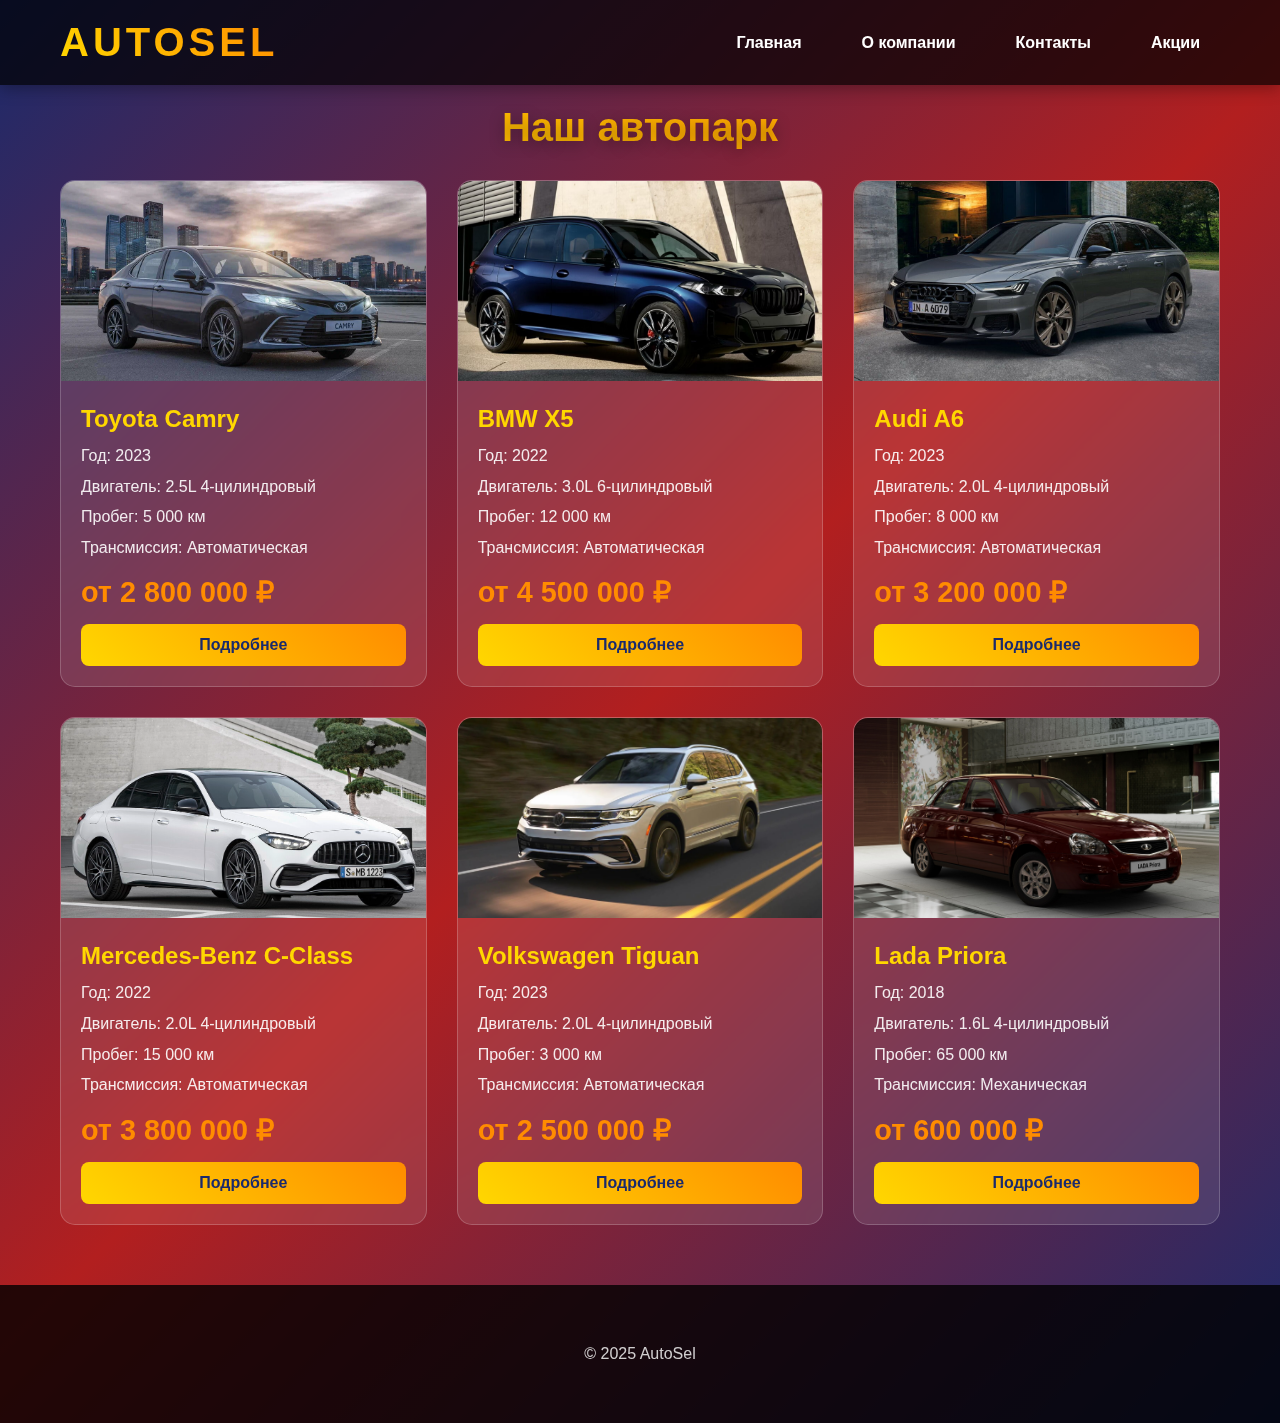
<file: index.html>
<!DOCTYPE html>
<html lang="ru">
<head>
    <meta charset="UTF-8">
    <meta name="viewport" content="width=device-width, initial-scale=1.0">
    <title>AutoSel — Купить автомобиль в Тюмени</title>
		<meta name="description" content="Автоцентр AutoSel: большой выбор автомобилей Toyota, BMW, Audi, Mercedes, Volkswagen и Lada. Цены от 600 000 ₽. Trade-in, кредит, тест-драйв.">
		<meta name="keywords" content="купить авто, автосалон Тюмень, подержанные автомобили, новые машины, Toyota, BMW, Audi, Mercedes, Volkswagen, Lada, тест-драйв, Trade-in">
    <link rel="stylesheet" href="style.css">
		<!-- Yandex.Metrika counter -->
<script type="text/javascript">
    (function(m,e,t,r,i,k,a){
        m[i]=m[i]||function(){(m[i].a=m[i].a||[]).push(arguments)};
        m[i].l=1*new Date();
        for (var j = 0; j < document.scripts.length; j++) {if (document.scripts[j].src === r) { return; }}
        k=e.createElement(t),a=e.getElementsByTagName(t)[0],k.async=1,k.src=r,a.parentNode.insertBefore(k,a)
    })(window, document,'script','https://mc.yandex.ru/metrika/tag.js?id=105619418', 'ym');

    ym(105619418, 'init', {ssr:true, webvisor:true, clickmap:true, ecommerce:"dataLayer", accurateTrackBounce:true, trackLinks:true});
</script>
<noscript><div><img src="https://mc.yandex.ru/watch/105619418" style="position:absolute; left:-9999px;" alt="" /></div></noscript>
<!-- /Yandex.Metrika counter -->
<!-- Google tag (gtag.js) -->
<script async src="https://www.googletagmanager.com/gtag/js?id=G-4GJ1D231KE"></script>
<script>
  window.dataLayer = window.dataLayer || [];
  function gtag(){dataLayer.push(arguments);}
  gtag('js', new Date());

  gtag('config', 'G-4GJ1D231KE');
</script>
</head>
<body>
    <header>
        <div class="header-content">
            <div class="logo">AutoSel</div>
            <nav>
                <ul>
                    <li><a href="index.html" class="nav-link">Главная</a></li>
                    <li><a href="about.html" class="nav-link">О компании</a></li>
                    <li><a href="contacts.html" class="nav-link">Контакты</a></li>
                    <li><a href="promotions.html" class="nav-link">Акции</a></li>
                </ul>
            </nav>
        </div>
    </header>

    <div class="container">
            <h1 class="section-title">Наш автопарк</h1>
            <div class="cars-grid">
                <!-- Автомобиль 1 -->
                <div class="car-card">
                    <img src="images/camry.jpg" alt="Toyota Camry" class="car-image">
                    <div class="car-info">
                        <h2 class="car-name">Toyota Camry</h2>
                        <div class="car-specs">
                            <p>Год: 2023</p>
                            <p>Двигатель: 2.5L 4-цилиндровый</p>
                            <p>Пробег: 5 000 км</p>
                            <p>Трансмиссия: Автоматическая</p>
                        </div>
                        <div class="car-price">от 2 800 000 ₽</div>
                        <a href="cars/camry.html" class="view-details-btn">Подробнее</a>
                    </div>
                </div>

                <!-- Автомобиль 2 -->
                <div class="car-card">
                    <img src="images/x5.jpg" alt="BMW X5" class="car-image">
                    <div class="car-info">
                        <h2 class="car-name">BMW X5</h2>
                        <div class="car-specs">
                            <p>Год: 2022</p>
                            <p>Двигатель: 3.0L 6-цилиндровый</p>
                            <p>Пробег: 12 000 км</p>
                            <p>Трансмиссия: Автоматическая</p>
                        </div>
                        <div class="car-price">от 4 500 000 ₽</div>
                        <a href="cars/x5.html" class="view-details-btn">Подробнее</a>
                    </div>
                </div>

                <!-- Автомобиль 3 -->
                <div class="car-card">
                    <img src="images/a6.jpg" alt="Audi A6" class="car-image">
                    <div class="car-info">
                        <h2 class="car-name">Audi A6</h2>
                        <div class="car-specs">
                            <p>Год: 2023</p>
                            <p>Двигатель: 2.0L 4-цилиндровый</p>
                            <p>Пробег: 8 000 км</p>
                            <p>Трансмиссия: Автоматическая</p>
                        </div>
                        <div class="car-price">от 3 200 000 ₽</div>
                        <a href="cars/a6.html" class="view-details-btn">Подробнее</a>
                    </div>
                </div>

                <!-- Автомобиль 4 -->
                <div class="car-card">
                    <img src="images/c-class.jpg" alt="Mercedes-Benz C-Class" class="car-image">
                    <div class="car-info">
                        <h2 class="car-name">Mercedes-Benz C-Class</h2>
                        <div class="car-specs">
                            <p>Год: 2022</p>
                            <p>Двигатель: 2.0L 4-цилиндровый</p>
                            <p>Пробег: 15 000 км</p>
                            <p>Трансмиссия: Автоматическая</p>
                        </div>
                        <div class="car-price">от 3 800 000 ₽</div>
                        <a href="cars/c-class.html" class="view-details-btn">Подробнее</a>
                    </div>
                </div>

                <!-- Автомобиль 5 -->
                <div class="car-card">
                    <img src="images/tiguan.jpg" alt="Volkswagen Tiguan" class="car-image">
                    <div class="car-info">
                        <h2 class="car-name">Volkswagen Tiguan</h2>
                        <div class="car-specs">
                            <p>Год: 2023</p>
                            <p>Двигатель: 2.0L 4-цилиндровый</p>
                            <p>Пробег: 3 000 км</p>
                            <p>Трансмиссия: Автоматическая</p>
                        </div>
                        <div class="car-price">от 2 500 000 ₽</div>
                        <a href="cars/tiguan.html" class="view-details-btn">Подробнее</a>
                    </div>
								</div>

								<!-- Автомобиль 6 -->
								<div class="car-card">
									<img src="images/priora.jpg" alt="Lada Priora" class="car-image">
									<div class="car-info">
										<h2 class="car-name">Lada Priora</h2>
                        <div class="car-specs">
                            <p>Год: 2018</p>
                            <p>Двигатель: 1.6L 4-цилиндровый</p>
                            <p>Пробег: 65 000 км</p>
                            <p>Трансмиссия: Механическая</p>
                        </div>
                        <div class="car-price">от 600 000 ₽</div>
                        <a href="cars/priora.html" class="view-details-btn">Подробнее</a>
									</div>
            </div>
        </div>
			</div>

    <footer class="footer">
        <div class="container">
            <p>© 2025 AutoSel</p>
        </div>
    </footer>
	<script src="protect.js"></script>
	<script id="_wauz4o">var _wau = _wau || []; _wau.push(["colored", "d2tymx93zr", "z4o", "000000ffffff"]);</script><script async src="//waust.at/co.js"></script>
</body>
</html>
</file>
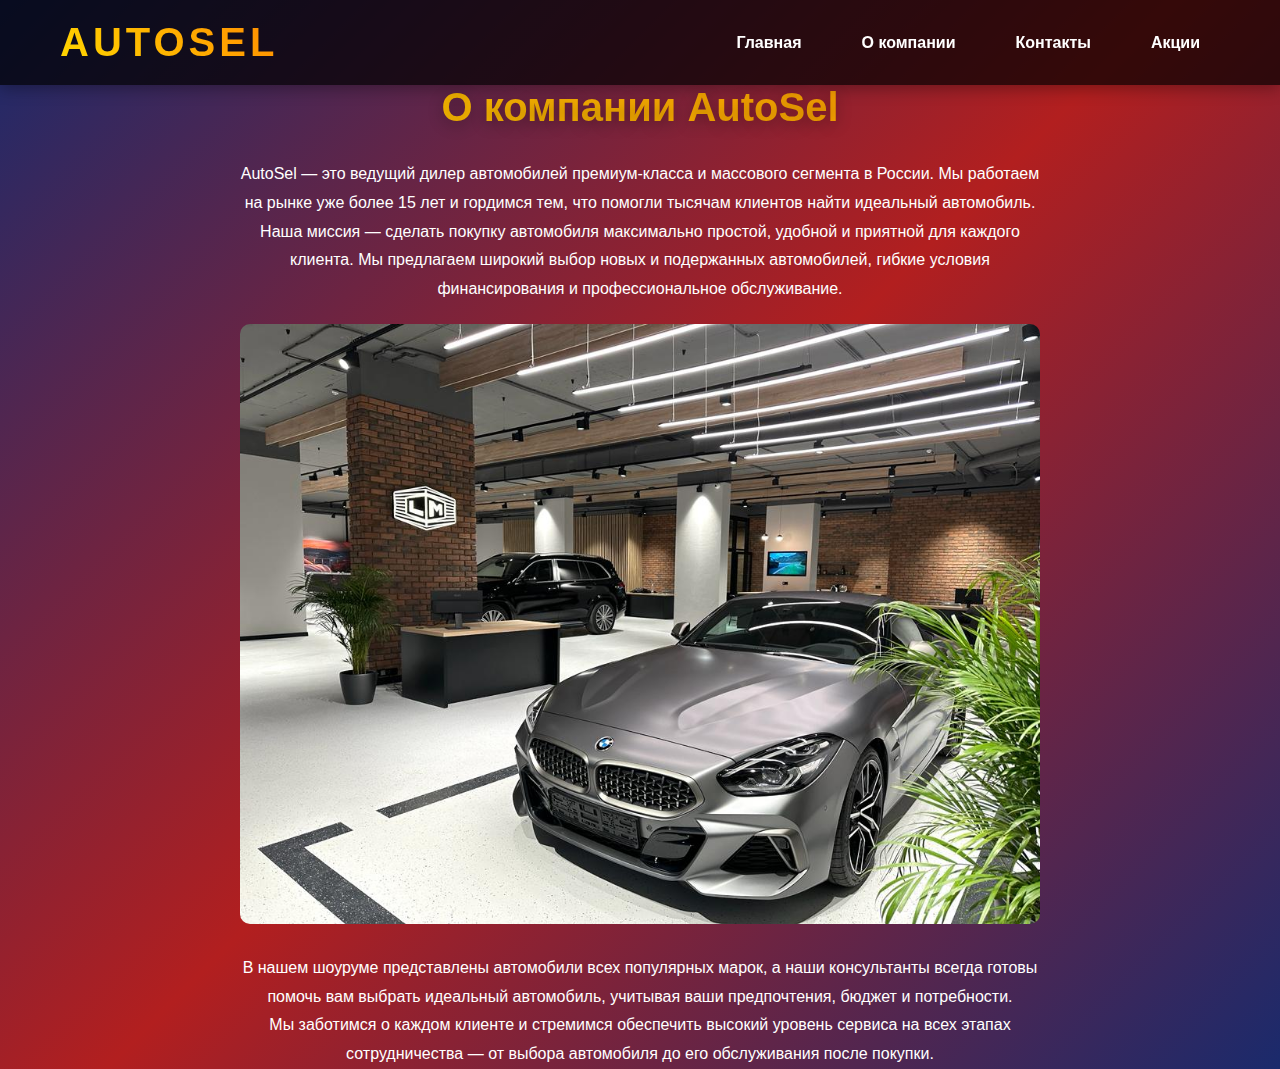
<file: about.html>
<!DOCTYPE html>
<html lang="ru">
<head>
    <meta charset="UTF-8">
    <meta name="viewport" content="width=device-width, initial-scale=1.0">
    <title>О компании AutoSel — Надежный автодилер с 2015 года</title>
		<meta name="description" content="AutoSel — официальный дилер в Москве. Более 5000 клиентов, гарантия, сервис, Trade-in. Работаем с 2015 года.">
		<meta name="keywords" content="о компании, автодилер Тюмень, история автосалона, отзывы, официальный дилер, гарантия">
    <link rel="stylesheet" href="style.css">
<!-- Yandex.Metrika counter -->
<script type="text/javascript">
    (function(m,e,t,r,i,k,a){
        m[i]=m[i]||function(){(m[i].a=m[i].a||[]).push(arguments)};
        m[i].l=1*new Date();
        for (var j = 0; j < document.scripts.length; j++) {if (document.scripts[j].src === r) { return; }}
        k=e.createElement(t),a=e.getElementsByTagName(t)[0],k.async=1,k.src=r,a.parentNode.insertBefore(k,a)
    })(window, document,'script','https://mc.yandex.ru/metrika/tag.js?id=105619418', 'ym');

    ym(105619418, 'init', {ssr:true, webvisor:true, clickmap:true, ecommerce:"dataLayer", accurateTrackBounce:true, trackLinks:true});
</script>
<noscript><div><img src="https://mc.yandex.ru/watch/105619418" style="position:absolute; left:-9999px;" alt="" /></div></noscript>
<!-- /Yandex.Metrika counter -->
<!-- Google tag (gtag.js) -->
<script async src="https://www.googletagmanager.com/gtag/js?id=G-4GJ1D231KE"></script>
<script>
  window.dataLayer = window.dataLayer || [];
  function gtag(){dataLayer.push(arguments);}
  gtag('js', new Date());

  gtag('config', 'G-4GJ1D231KE');
</script>
</head>
<html>
    <header>
        <div class="header-content">
            <div class="logo">AutoSel</div>
            <nav>
                <ul>
                    <li><a href="index.html" class="nav-link">Главная</a></li>
                    <li><a href="about.html" class="nav-link">О компании</a></li>
                    <li><a href="contacts.html" class="nav-link">Контакты</a></li>
                    <li><a href="promotions.html" class="nav-link">Акции</a></li>
                </ul>
            </nav>
        </div>
    </header>
<body>
<div id="about-page">
	<h1 class="section-title">О компании AutoSel</h1>
	<div class="about-content">
    <p>AutoSel — это ведущий дилер автомобилей премиум-класса и массового сегмента в России. Мы работаем на рынке уже более 15 лет и гордимся тем, что помогли тысячам клиентов найти идеальный автомобиль.</p>
    <p>Наша миссия — сделать покупку автомобиля максимально простой, удобной и приятной для каждого клиента. Мы предлагаем широкий выбор новых и подержанных автомобилей, гибкие условия финансирования и профессиональное обслуживание.</p>
    <img src="images/showroom.jpg" alt="AutoSel Showroom">
    <p>В нашем шоуруме представлены автомобили всех популярных марок, а наши консультанты всегда готовы помочь вам выбрать идеальный автомобиль, учитывая ваши предпочтения, бюджет и потребности.</p>
    <p>Мы заботимся о каждом клиенте и стремимся обеспечить высокий уровень сервиса на всех этапах сотрудничества — от выбора автомобиля до его обслуживания после покупки.</p>
  </div>
</div>
<script src="protect.js"></script>
</body>
</html>
</file>
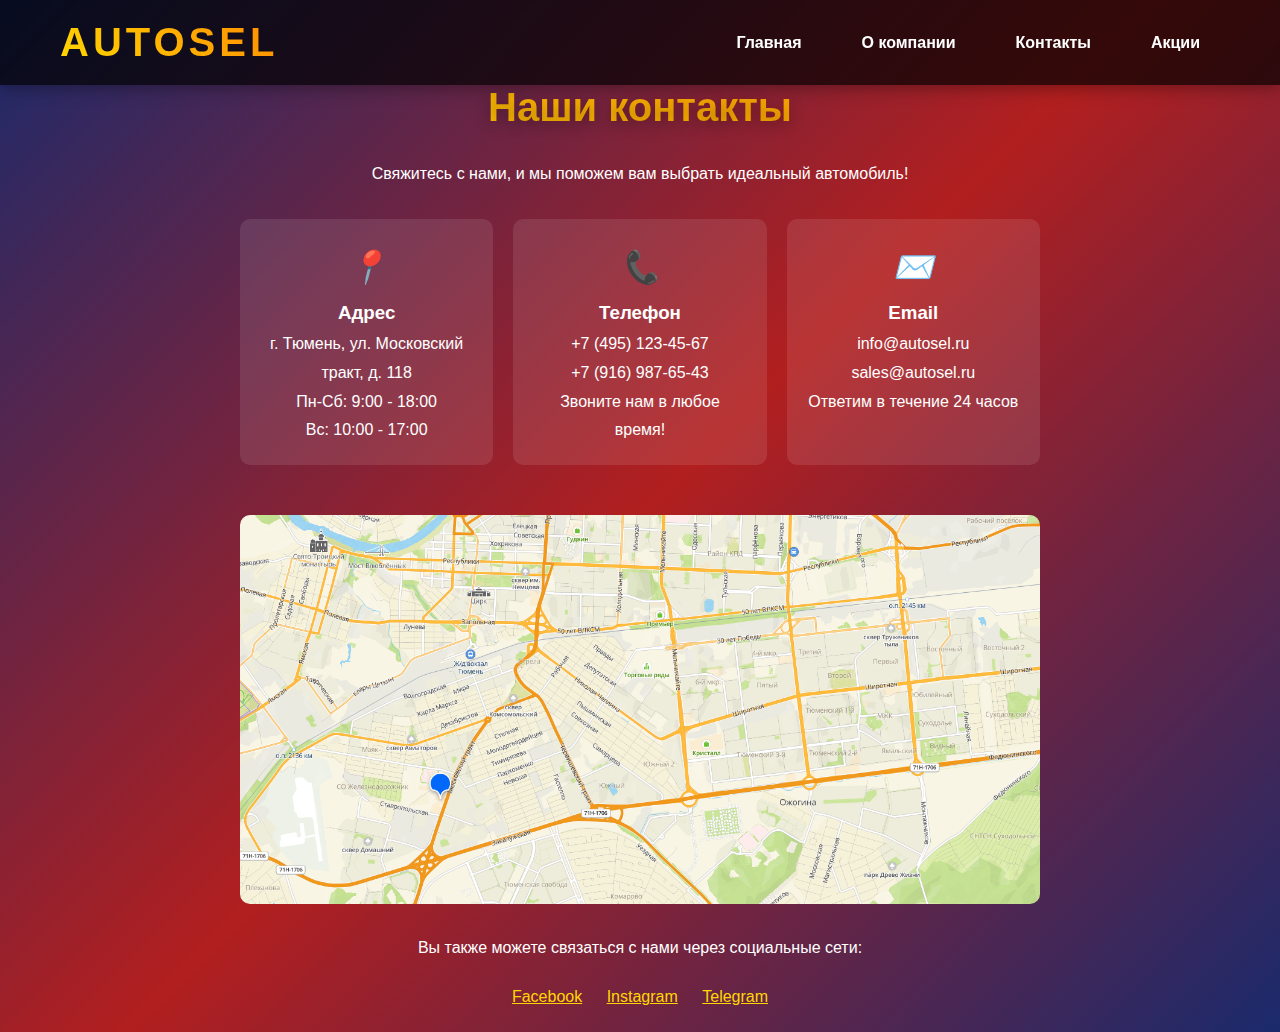
<file: contacts.html>
<!DOCTYPE html>
<html lang="ru">
<head>
    <meta charset="UTF-8">
    <meta name="viewport" content="width=device-width, initial-scale=1.0">
    <title>Контакты AutoSel — Адрес, телефон, часы работы в Тюмени</title>
		<meta name="description" content="Свяжитесь с нами: г. Тюмень, ул. Московский тракт, 118. Телефон: +7 (495) 123-45-67. Работаем ежедневно с 9:00 до 18:00.">
		<meta name="keywords" content="контакты, адрес автосалона, телефон, как добраться, Тюмень, автосалон, режим работы">
    <link rel="stylesheet" href="style.css">
<!-- Yandex.Metrika counter -->
<script type="text/javascript">
    (function(m,e,t,r,i,k,a){
        m[i]=m[i]||function(){(m[i].a=m[i].a||[]).push(arguments)};
        m[i].l=1*new Date();
        for (var j = 0; j < document.scripts.length; j++) {if (document.scripts[j].src === r) { return; }}
        k=e.createElement(t),a=e.getElementsByTagName(t)[0],k.async=1,k.src=r,a.parentNode.insertBefore(k,a)
    })(window, document,'script','https://mc.yandex.ru/metrika/tag.js?id=105619418', 'ym');

    ym(105619418, 'init', {ssr:true, webvisor:true, clickmap:true, ecommerce:"dataLayer", accurateTrackBounce:true, trackLinks:true});
</script>
<noscript><div><img src="https://mc.yandex.ru/watch/105619418" style="position:absolute; left:-9999px;" alt="" /></div></noscript>
<!-- /Yandex.Metrika counter -->
<!-- Google tag (gtag.js) -->
<script async src="https://www.googletagmanager.com/gtag/js?id=G-4GJ1D231KE"></script>
<script>
  window.dataLayer = window.dataLayer || [];
  function gtag(){dataLayer.push(arguments);}
  gtag('js', new Date());

  gtag('config', 'G-4GJ1D231KE');
</script>
</head>
<body>
    <header>
        <div class="header-content">
            <div class="logo">AutoSel</div>
            <nav>
                <ul>
                    <li><a href="index.html" class="nav-link">Главная</a></li>
                    <li><a href="about.html" class="nav-link">О компании</a></li>
                    <li><a href="contacts.html" class="nav-link">Контакты</a></li>
                    <li><a href="promotions.html" class="nav-link">Акции</a></li>
                </ul>
            </nav>
        </div>
    </header>

<div id="contacts-page">
	<h1 class="section-title">Наши контакты</h1>
	<div class="contacts-content">
		<p>Свяжитесь с нами, и мы поможем вам выбрать идеальный автомобиль!</p>

		<div class="contact-info">
			<div class="contact-card">
				<i>📍</i>
				<h3>Адрес</h3>
				<p>г. Тюмень, ул. Московский тракт, д. 118</p>
				<p>Пн-Сб: 9:00 - 18:00</p>
				<p>Вс: 10:00 - 17:00</p>
			</div>

			<div class="contact-card">
				<i>📞</i>
				<h3>Телефон</h3>
				<p>+7 (495) 123-45-67</p>
				<p>+7 (916) 987-65-43</p>
				<p>Звоните нам в любое время!</p>
			</div>

			<div class="contact-card">
				<i>✉️</i>
				<h3>Email</h3>
				<p>info@autosel.ru</p>
				<p>sales@autosel.ru</p>
				<p>Ответим в течение 24 часов</p>
			</div>
		</div>

		<img src="images/map.jpg" alt="Contact Map">

		<p>Вы также можете связаться с нами через социальные сети:</p>
		<div style="margin: 20px 0;">
			<a href="#" style="color: #ffd700; margin: 0 10px;">Facebook</a>
			<a href="#" style="color: #ffd700; margin: 0 10px;">Instagram</a>
			<a href="#" style="color: #ffd700; margin: 0 10px;">Telegram</a>
		</div>
	</div>
</div>
<script src="protect.js"></script>
</body>
</html>
</file>
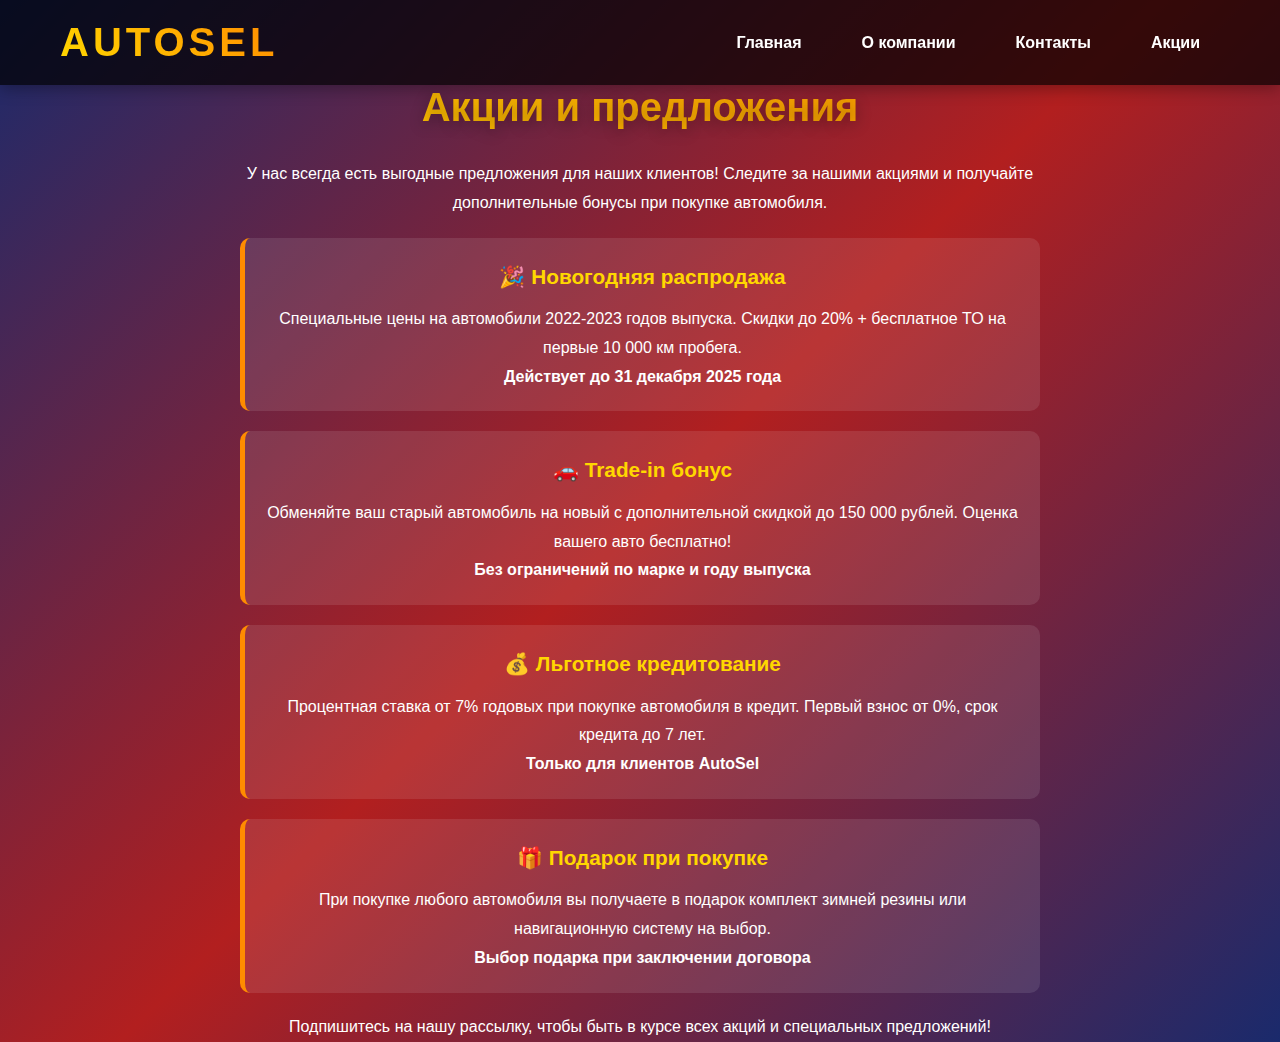
<file: promotions.html>
<!DOCTYPE html>
<html lang="ru">
<head>
    <meta charset="UTF-8">
    <meta name="viewport" content="width=device-width, initial-scale=1.0">
    <title>Акции в AutoSel — Скидки, Trade-in бонусы, подарки при покупке авто</title>
		<meta name="description" content="Специальные предложения: скидки до 20%, Trade-in с доплатой, льготный кредит от 7% и подарки. Только в автосалоне AutoSel!">
		<meta name="keywords" content="акции на авто, скидки, распродажа, Trade-in, кредит на автомобиль, подарки при покупке, автосалон Тюмень">
    <link rel="stylesheet" href="style.css">
<!-- Yandex.Metrika counter -->
<script type="text/javascript">
    (function(m,e,t,r,i,k,a){
        m[i]=m[i]||function(){(m[i].a=m[i].a||[]).push(arguments)};
        m[i].l=1*new Date();
        for (var j = 0; j < document.scripts.length; j++) {if (document.scripts[j].src === r) { return; }}
        k=e.createElement(t),a=e.getElementsByTagName(t)[0],k.async=1,k.src=r,a.parentNode.insertBefore(k,a)
    })(window, document,'script','https://mc.yandex.ru/metrika/tag.js?id=105619418', 'ym');

    ym(105619418, 'init', {ssr:true, webvisor:true, clickmap:true, ecommerce:"dataLayer", accurateTrackBounce:true, trackLinks:true});
</script>
<noscript><div><img src="https://mc.yandex.ru/watch/105619418" style="position:absolute; left:-9999px;" alt="" /></div></noscript>
<!-- /Yandex.Metrika counter -->
<!-- Google tag (gtag.js) -->
<script async src="https://www.googletagmanager.com/gtag/js?id=G-4GJ1D231KE"></script>
<script>
  window.dataLayer = window.dataLayer || [];
  function gtag(){dataLayer.push(arguments);}
  gtag('js', new Date());

  gtag('config', 'G-4GJ1D231KE');
</script>
</head>
<body>
    <header>
        <div class="header-content">
            <div class="logo">AutoSel</div>
            <nav>
                <ul>
                    <li><a href="index.html" class="nav-link">Главная</a></li>
                    <li><a href="about.html" class="nav-link">О компании</a></li>
                    <li><a href="contacts.html" class="nav-link">Контакты</a></li>
                    <li><a href="promotions.html" class="nav-link">Акции</a></li>
                </ul>
            </nav>
        </div>
    </header>

<div id="promotions-page">
	<h1 class="section-title">Акции и предложения</h1>
	<div class="promotions-content">
		<p>У нас всегда есть выгодные предложения для наших клиентов! Следите за нашими акциями и получайте дополнительные бонусы при покупке автомобиля.</p>

		<div class="promotion-card">
			<h3 class="promotion-title">🎉 Новогодняя распродажа</h3>
			<p>Специальные цены на автомобили 2022-2023 годов выпуска. Скидки до 20% + бесплатное ТО на первые 10 000 км пробега.</p>
			<p><strong>Действует до 31 декабря 2025 года</strong></p>
		</div>

		<div class="promotion-card">
			<h3 class="promotion-title">🚗 Trade-in бонус</h3>
			<p>Обменяйте ваш старый автомобиль на новый с дополнительной скидкой до 150 000 рублей. Оценка вашего авто бесплатно!</p>
			<p><strong>Без ограничений по марке и году выпуска</strong></p>
		</div>

		<div class="promotion-card">
			<h3 class="promotion-title">💰 Льготное кредитование</h3>
			<p>Процентная ставка от 7% годовых при покупке автомобиля в кредит. Первый взнос от 0%, срок кредита до 7 лет.</p>
			<p><strong>Только для клиентов AutoSel</strong></p>
		</div>

		<div class="promotion-card">
			<h3 class="promotion-title">🎁 Подарок при покупке</h3>
			<p>При покупке любого автомобиля вы получаете в подарок комплект зимней резины или навигационную систему на выбор.</p>
			<p><strong>Выбор подарка при заключении договора</strong></p>
		</div>

	<p>Подпишитесь на нашу рассылку, чтобы быть в курсе всех акций и специальных предложений!</p>
	</div>
</div>
<script src="protect.js"></script>
</body>
</html>
</file>
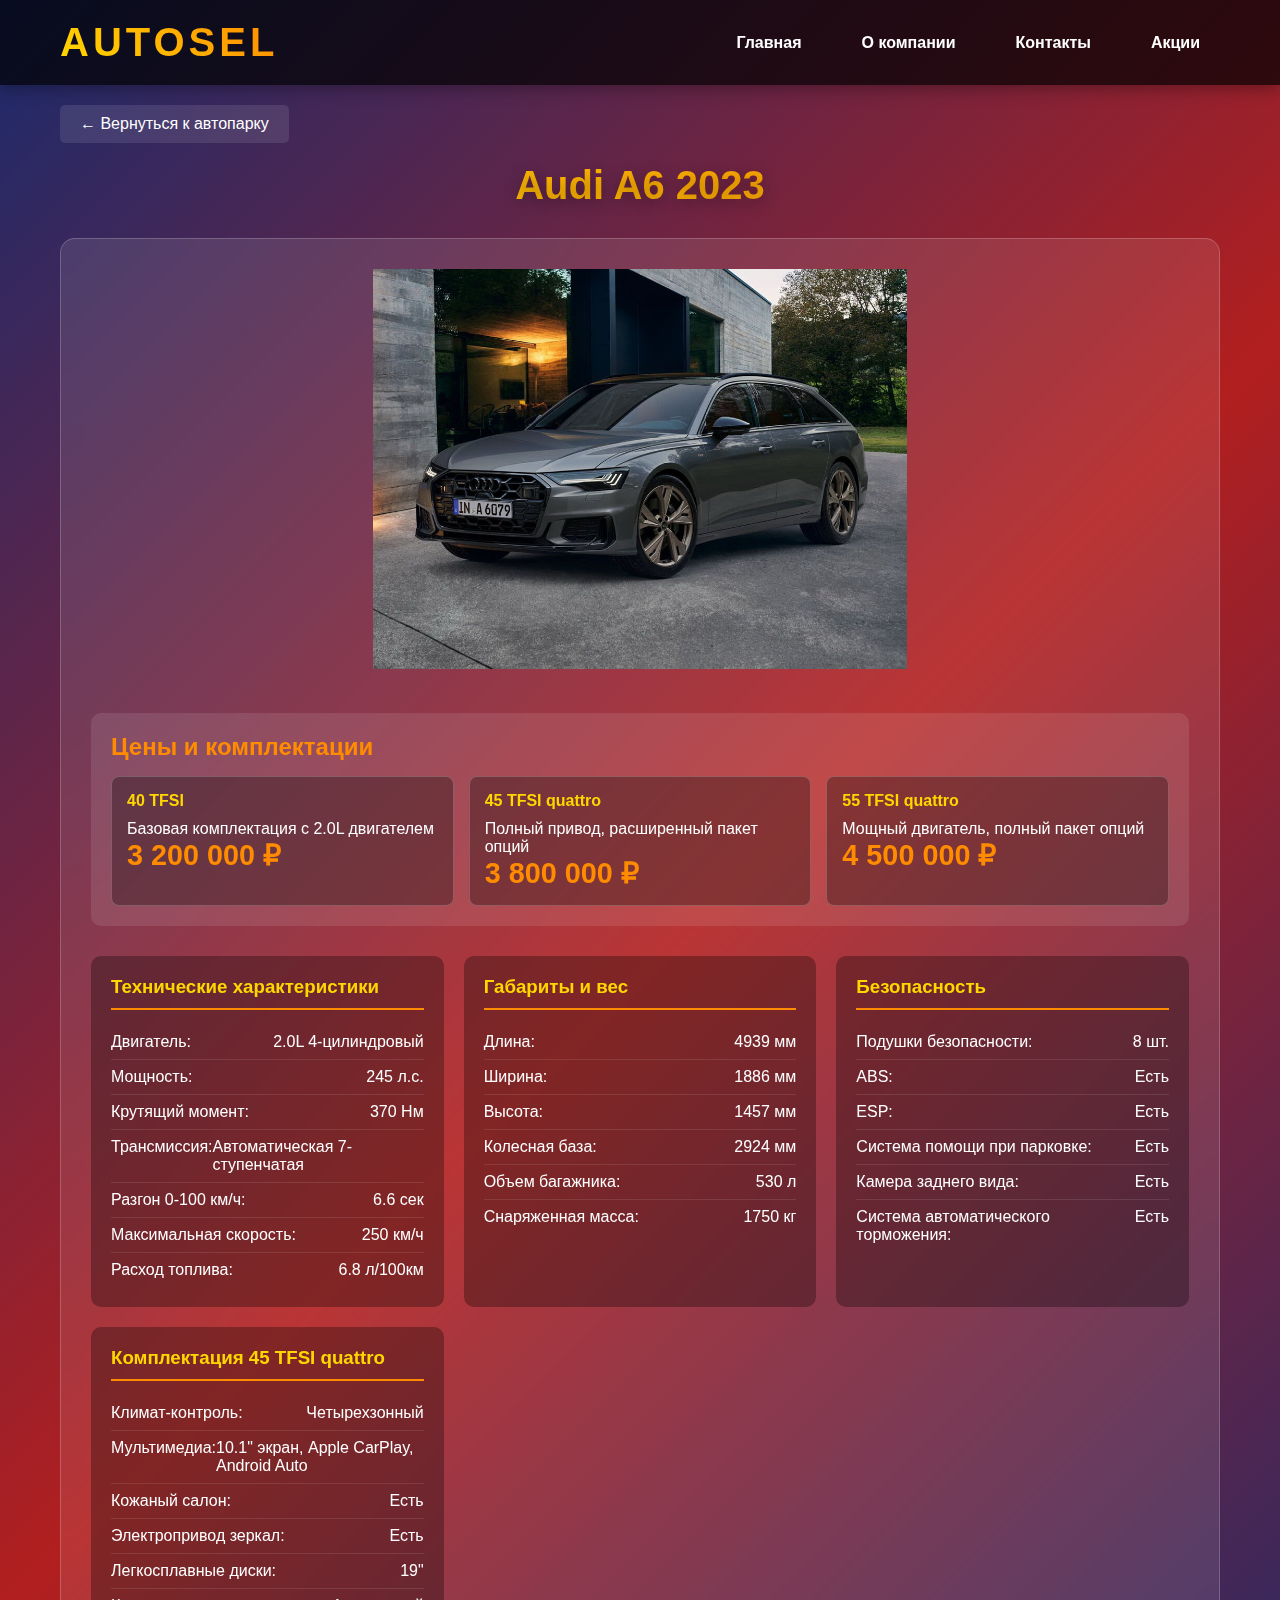
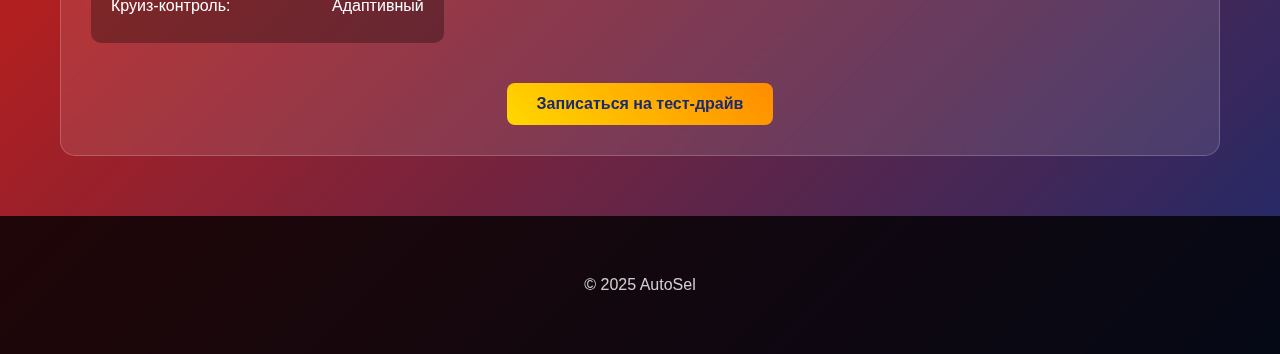
<file: cars/a6.html>
<!DOCTYPE html>
<html lang="ru">
<head>
    <meta charset="UTF-8">
    <meta name="viewport" content="width=device-width, initial-scale=1.0">
    <title>Audi A6 2023 — купить в Тюмени | AutoSel</title>
		<meta name="description" content="Audi A6 2023 в наличии. Цены от 3 200 000 ₽. Quattro, цифровая панель, кожаный салон. Официальная гарантия и сервис.">
		<meta name="keywords" content="Audi A6 2023, купить A6, цена Audi, бизнес-седан, quattro, тест-драйв, автосалон Тюмень">
    <link rel="stylesheet" href="../style.css">
<!-- Yandex.Metrika counter -->
<script type="text/javascript">
    (function(m,e,t,r,i,k,a){
        m[i]=m[i]||function(){(m[i].a=m[i].a||[]).push(arguments)};
        m[i].l=1*new Date();
        for (var j = 0; j < document.scripts.length; j++) {if (document.scripts[j].src === r) { return; }}
        k=e.createElement(t),a=e.getElementsByTagName(t)[0],k.async=1,k.src=r,a.parentNode.insertBefore(k,a)
    })(window, document,'script','https://mc.yandex.ru/metrika/tag.js?id=105619418', 'ym');

    ym(105619418, 'init', {ssr:true, webvisor:true, clickmap:true, ecommerce:"dataLayer", accurateTrackBounce:true, trackLinks:true});
</script>
<noscript><div><img src="https://mc.yandex.ru/watch/105619418" style="position:absolute; left:-9999px;" alt="" /></div></noscript>
<!-- /Yandex.Metrika counter -->
<!-- Google tag (gtag.js) -->
<script async src="https://www.googletagmanager.com/gtag/js?id=G-4GJ1D231KE"></script>
<script>
  window.dataLayer = window.dataLayer || [];
  function gtag(){dataLayer.push(arguments);}
  gtag('js', new Date());

  gtag('config', 'G-4GJ1D231KE');
</script>
</head>
<body>
    <header>
        <div class="header-content">
            <div class="logo">AutoSel</div>
            <nav>
                <ul>
                    <li><a href="../index.html">Главная</a></li>
                    <li><a href="../about.html">О компании</a></li>
                    <li><a href="../contacts.html">Контакты</a></li>
                    <li><a href="../promotions.html">Акции</a></li>
                </ul>
            </nav>
        </div>
    </header>

    <div class="container">
        <a href="../index.html" class="back-to-home">← Вернуться к автопарку</a>
        <h1 class="section-title">Audi A6 2023</h1>
        <div class="car-detail">
            <img src="../images/a6.jpg" alt="Audi A6 2023" class="car-detail-image">
            <div class="price-section">
                <h2 class="price-title">Цены и комплектации</h2>
                <div class="price-options">
                    <div class="price-option">
                        <h4>40 TFSI</h4>
                        <p>Базовая комплектация с 2.0L двигателем</p>
                        <div class="price-value">3 200 000 ₽</div>
                    </div>
                    <div class="price-option">
                        <h4>45 TFSI quattro</h4>
                        <p>Полный привод, расширенный пакет опций</p>
                        <div class="price-value">3 800 000 ₽</div>
                    </div>
                    <div class="price-option">
                        <h4>55 TFSI quattro</h4>
                        <p>Мощный двигатель, полный пакет опций</p>
                        <div class="price-value">4 500 000 ₽</div>
                    </div>
                </div>
            </div>
            <div class="specs-container">
                <div class="spec-category">
                    <h3>Технические характеристики</h3>
                    <div class="spec-item"><span>Двигатель:</span><span>2.0L 4-цилиндровый</span></div>
                    <div class="spec-item"><span>Мощность:</span><span>245 л.с.</span></div>
                    <div class="spec-item"><span>Крутящий момент:</span><span>370 Нм</span></div>
                    <div class="spec-item"><span>Трансмиссия:</span><span>Автоматическая 7-ступенчатая</span></div>
                    <div class="spec-item"><span>Разгон 0-100 км/ч:</span><span>6.6 сек</span></div>
                    <div class="spec-item"><span>Максимальная скорость:</span><span>250 км/ч</span></div>
                    <div class="spec-item"><span>Расход топлива:</span><span>6.8 л/100км</span></div>
                </div>
                <div class="spec-category">
                    <h3>Габариты и вес</h3>
                    <div class="spec-item"><span>Длина:</span><span>4939 мм</span></div>
                    <div class="spec-item"><span>Ширина:</span><span>1886 мм</span></div>
                    <div class="spec-item"><span>Высота:</span><span>1457 мм</span></div>
                    <div class="spec-item"><span>Колесная база:</span><span>2924 мм</span></div>
                    <div class="spec-item"><span>Объем багажника:</span><span>530 л</span></div>
                    <div class="spec-item"><span>Снаряженная масса:</span><span>1750 кг</span></div>
                </div>
                <div class="spec-category">
                    <h3>Безопасность</h3>
                    <div class="spec-item"><span>Подушки безопасности:</span><span>8 шт.</span></div>
                    <div class="spec-item"><span>ABS:</span><span>Есть</span></div>
                    <div class="spec-item"><span>ESP:</span><span>Есть</span></div>
                    <div class="spec-item"><span>Система помощи при парковке:</span><span>Есть</span></div>
                    <div class="spec-item"><span>Камера заднего вида:</span><span>Есть</span></div>
                    <div class="spec-item"><span>Система автоматического торможения:</span><span>Есть</span></div>
                </div>
                <div class="spec-category">
                    <h3>Комплектация 45 TFSI quattro</h3>
                    <div class="spec-item"><span>Климат-контроль:</span><span>Четырехзонный</span></div>
                    <div class="spec-item"><span>Мультимедиа:</span><span>10.1" экран, Apple CarPlay, Android Auto</span></div>
                    <div class="spec-item"><span>Кожаный салон:</span><span>Есть</span></div>
                    <div class="spec-item"><span>Электропривод зеркал:</span><span>Есть</span></div>
                    <div class="spec-item"><span>Легкосплавные диски:</span><span>19"</span></div>
                    <div class="spec-item"><span>Круиз-контроль:</span><span>Адаптивный</span></div>
                </div>
            </div>
            <div style="text-align: center; margin-top: 30px;">
                <a href="../index.html" class="view-details-btn" style="display: inline-block; width: auto; padding: 12px 30px;">Записаться на тест-драйв</a>
            </div>
        </div>
    </div>

    <footer class="footer">
        <div class="container">
            <p>© 2025 AutoSel</p>
        </div>
    </footer>
	<script src="../protect.js"></script>
</body>
</html>
</file>
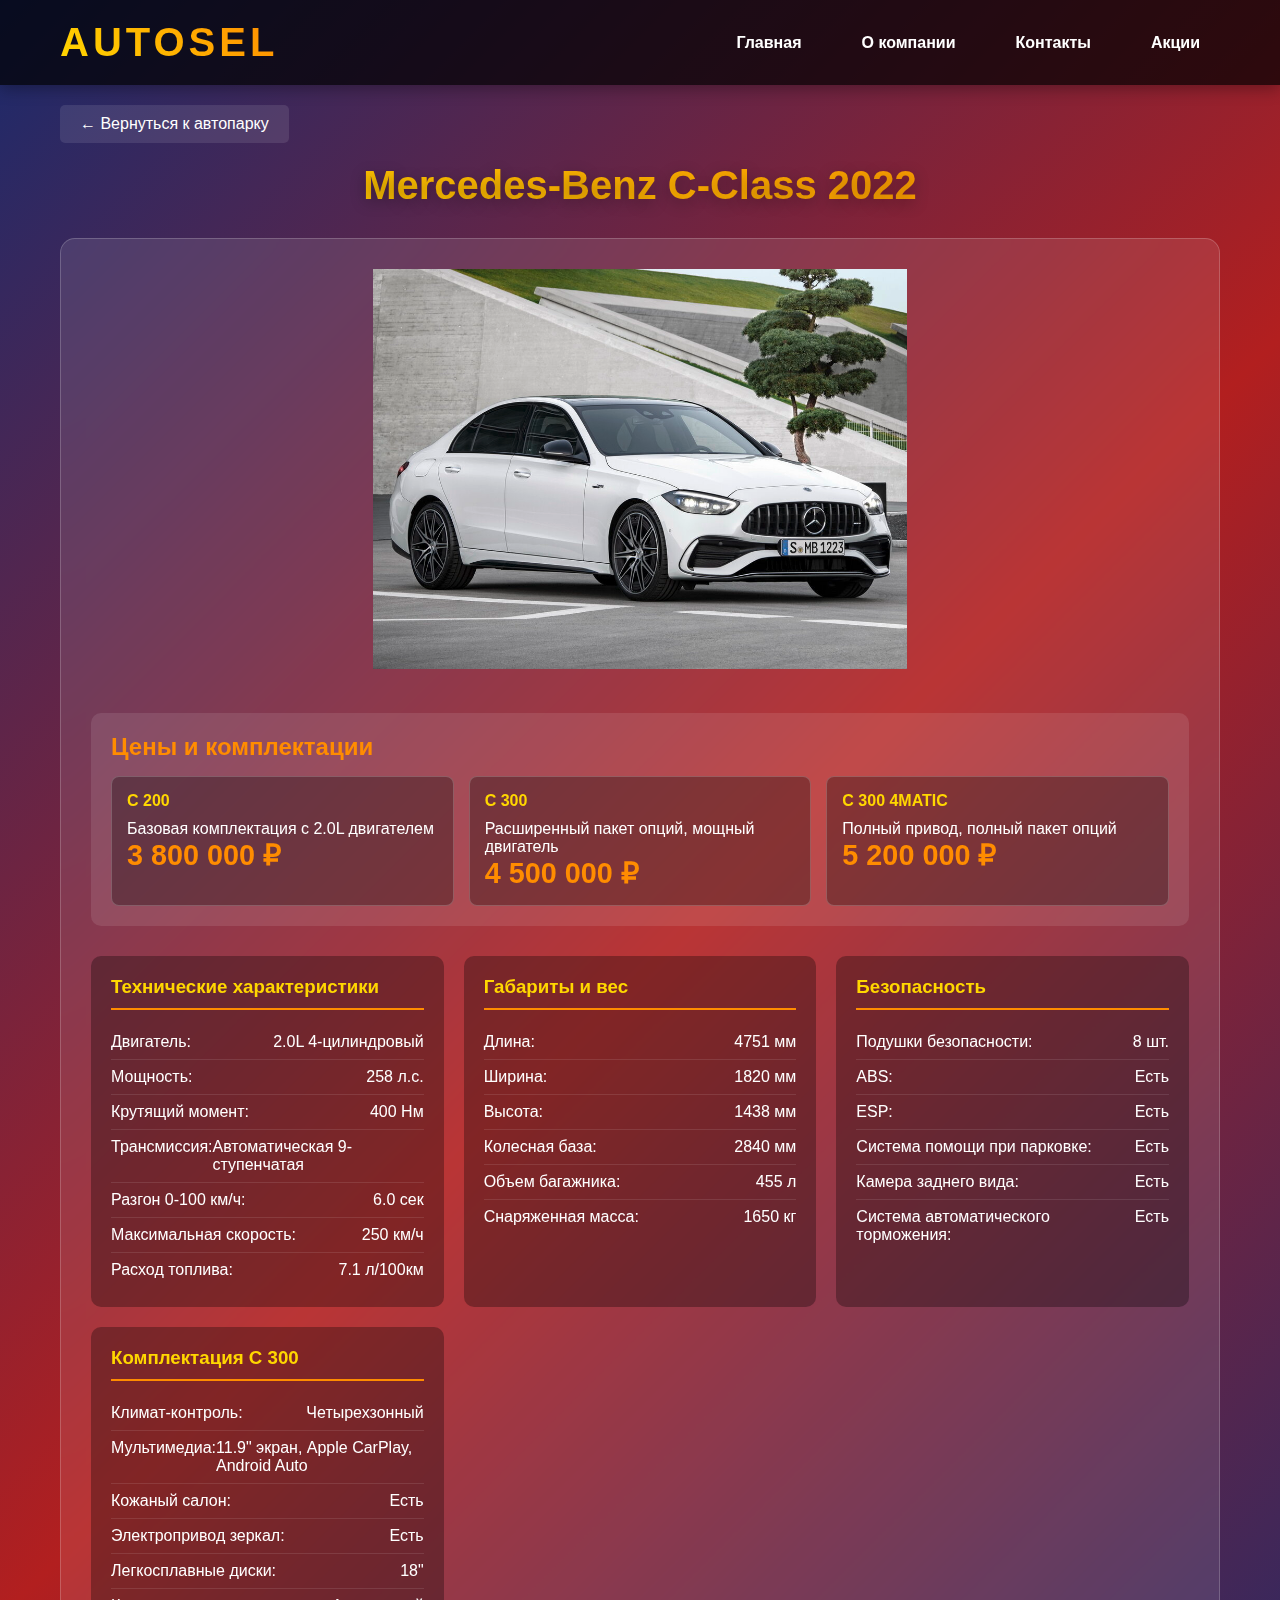
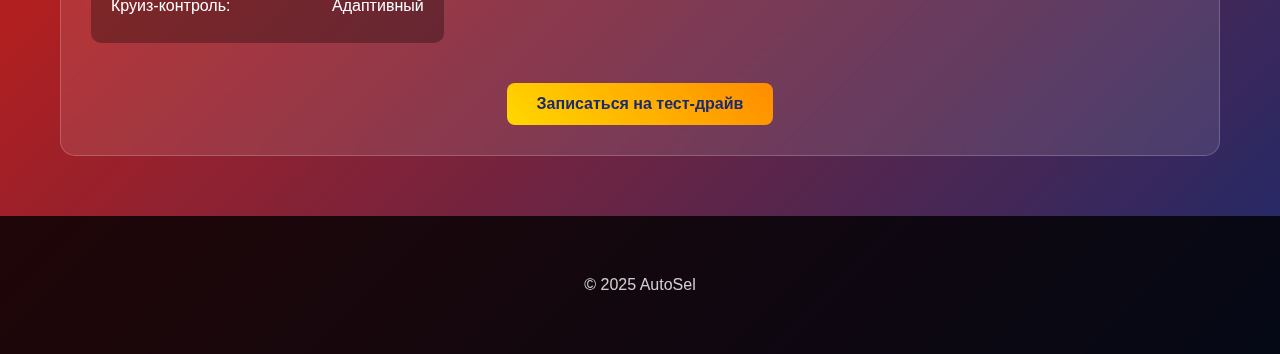
<file: cars/c-class.html>
<!DOCTYPE html>
<html lang="ru">
<head>
    <meta charset="UTF-8">
    <meta name="viewport" content="width=device-width, initial-scale=1.0">
    <title>Mercedes-Benz C-Class 2022 — купить в Тюмени | AutoSel</title>
		<meta name="description" content="Mercedes C-Class 2022 в наличии. Цены от 3 800 000 ₽. Спортивный дизайн, кожаный салон, современные технологии. Запишитесь на тест-драйв!">
		<meta name="keywords" content="Mercedes C-Class 2022, купить C-Class, цена Mercedes, премиум седан, тест-драйв, автосалон Тюмень">
    <link rel="stylesheet" href="../style.css">
<!-- Yandex.Metrika counter -->
<script type="text/javascript">
    (function(m,e,t,r,i,k,a){
        m[i]=m[i]||function(){(m[i].a=m[i].a||[]).push(arguments)};
        m[i].l=1*new Date();
        for (var j = 0; j < document.scripts.length; j++) {if (document.scripts[j].src === r) { return; }}
        k=e.createElement(t),a=e.getElementsByTagName(t)[0],k.async=1,k.src=r,a.parentNode.insertBefore(k,a)
    })(window, document,'script','https://mc.yandex.ru/metrika/tag.js?id=105619418', 'ym');

    ym(105619418, 'init', {ssr:true, webvisor:true, clickmap:true, ecommerce:"dataLayer", accurateTrackBounce:true, trackLinks:true});
</script>
<noscript><div><img src="https://mc.yandex.ru/watch/105619418" style="position:absolute; left:-9999px;" alt="" /></div></noscript>
<!-- /Yandex.Metrika counter -->
<!-- Google tag (gtag.js) -->
<script async src="https://www.googletagmanager.com/gtag/js?id=G-4GJ1D231KE"></script>
<script>
  window.dataLayer = window.dataLayer || [];
  function gtag(){dataLayer.push(arguments);}
  gtag('js', new Date());

  gtag('config', 'G-4GJ1D231KE');
</script>
</head>
<body>
    <header>
        <div class="header-content">
            <div class="logo">AutoSel</div>
            <nav>
                <ul>
                    <li><a href="../index.html">Главная</a></li>
                    <li><a href="../about.html">О компании</a></li>
                    <li><a href="../contacts.html">Контакты</a></li>
                    <li><a href="../promotions.html">Акции</a></li>
                </ul>
            </nav>
        </div>
    </header>

    <div class="container">
        <a href="../index.html" class="back-to-home">← Вернуться к автопарку</a>
        <h1 class="section-title">Mercedes-Benz C-Class 2022</h1>
        <div class="car-detail">
            <img src="../images/c-class.jpg" alt="Mercedes-Benz C-Class 2022" class="car-detail-image">
            <div class="price-section">
                <h2 class="price-title">Цены и комплектации</h2>
                <div class="price-options">
                    <div class="price-option">
                        <h4>C 200</h4>
                        <p>Базовая комплектация с 2.0L двигателем</p>
                        <div class="price-value">3 800 000 ₽</div>
                    </div>
                    <div class="price-option">
                        <h4>C 300</h4>
                        <p>Расширенный пакет опций, мощный двигатель</p>
                        <div class="price-value">4 500 000 ₽</div>
                    </div>
                    <div class="price-option">
                        <h4>C 300 4MATIC</h4>
                        <p>Полный привод, полный пакет опций</p>
                        <div class="price-value">5 200 000 ₽</div>
                    </div>
                </div>
            </div>
            <div class="specs-container">
                <div class="spec-category">
                    <h3>Технические характеристики</h3>
                    <div class="spec-item"><span>Двигатель:</span><span>2.0L 4-цилиндровый</span></div>
                    <div class="spec-item"><span>Мощность:</span><span>258 л.с.</span></div>
                    <div class="spec-item"><span>Крутящий момент:</span><span>400 Нм</span></div>
                    <div class="spec-item"><span>Трансмиссия:</span><span>Автоматическая 9-ступенчатая</span></div>
                    <div class="spec-item"><span>Разгон 0-100 км/ч:</span><span>6.0 сек</span></div>
                    <div class="spec-item"><span>Максимальная скорость:</span><span>250 км/ч</span></div>
                    <div class="spec-item"><span>Расход топлива:</span><span>7.1 л/100км</span></div>
                </div>
                <div class="spec-category">
                    <h3>Габариты и вес</h3>
                    <div class="spec-item"><span>Длина:</span><span>4751 мм</span></div>
                    <div class="spec-item"><span>Ширина:</span><span>1820 мм</span></div>
                    <div class="spec-item"><span>Высота:</span><span>1438 мм</span></div>
                    <div class="spec-item"><span>Колесная база:</span><span>2840 мм</span></div>
                    <div class="spec-item"><span>Объем багажника:</span><span>455 л</span></div>
                    <div class="spec-item"><span>Снаряженная масса:</span><span>1650 кг</span></div>
                </div>
                <div class="spec-category">
                    <h3>Безопасность</h3>
                    <div class="spec-item"><span>Подушки безопасности:</span><span>8 шт.</span></div>
                    <div class="spec-item"><span>ABS:</span><span>Есть</span></div>
                    <div class="spec-item"><span>ESP:</span><span>Есть</span></div>
                    <div class="spec-item"><span>Система помощи при парковке:</span><span>Есть</span></div>
                    <div class="spec-item"><span>Камера заднего вида:</span><span>Есть</span></div>
                    <div class="spec-item"><span>Система автоматического торможения:</span><span>Есть</span></div>
                </div>
                <div class="spec-category">
                    <h3>Комплектация C 300</h3>
                    <div class="spec-item"><span>Климат-контроль:</span><span>Четырехзонный</span></div>
                    <div class="spec-item"><span>Мультимедиа:</span><span>11.9" экран, Apple CarPlay, Android Auto</span></div>
                    <div class="spec-item"><span>Кожаный салон:</span><span>Есть</span></div>
                    <div class="spec-item"><span>Электропривод зеркал:</span><span>Есть</span></div>
                    <div class="spec-item"><span>Легкосплавные диски:</span><span>18"</span></div>
                    <div class="spec-item"><span>Круиз-контроль:</span><span>Адаптивный</span></div>
                </div>
            </div>
            <div style="text-align: center; margin-top: 30px;">
                <a href="../index.html" class="view-details-btn" style="display: inline-block; width: auto; padding: 12px 30px;">Записаться на тест-драйв</a>
            </div>
        </div>
    </div>

    <footer class="footer">
        <div class="container">
            <p>© 2025 AutoSel</p>
        </div>
    </footer>
	<script src="../protect.js"></script>
</body>
</html>
</file>
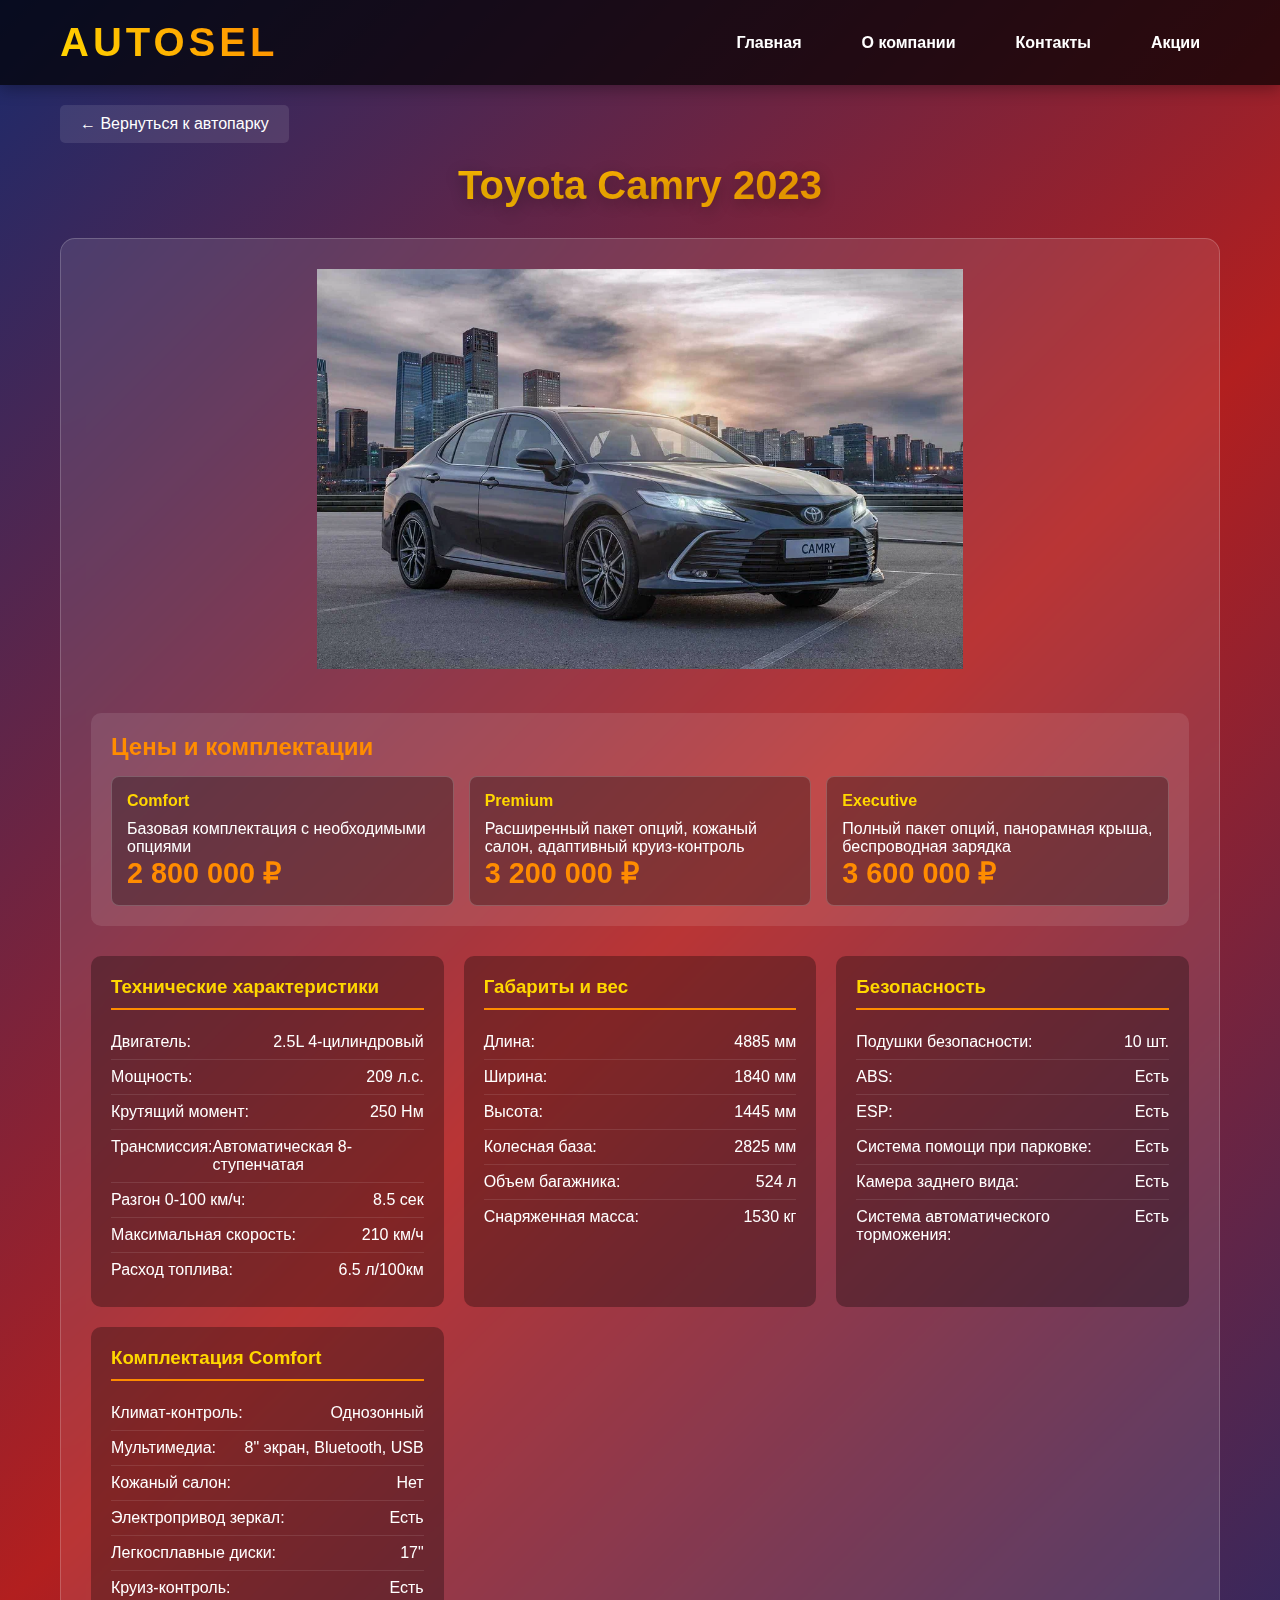
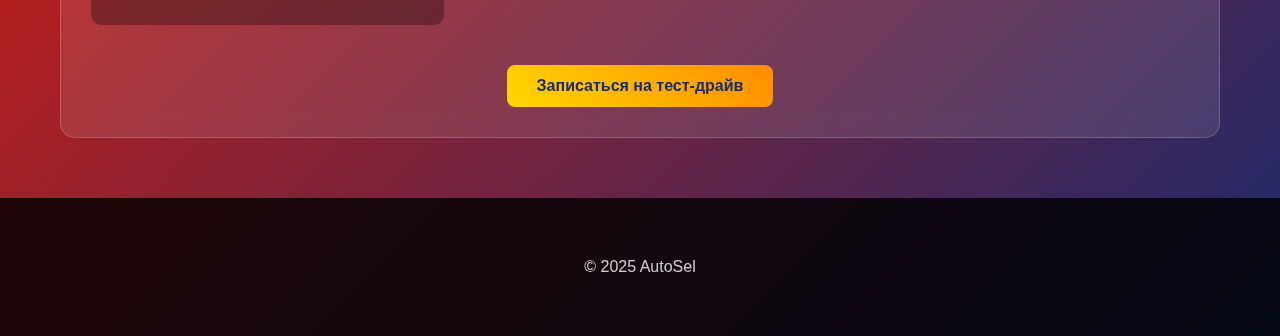
<file: cars/camry.html>
<!DOCTYPE html>
<html lang="ru">
<head>
    <meta charset="UTF-8">
    <meta name="viewport" content="width=device-width, initial-scale=1.0">
    <title>Toyota Camry 2023 — купить в Тюмени | AutoSel</title>
		<meta name="description" content="Toyota Camry 2023 в наличии. Цены от 2 800 000 ₽. Комплектации Comfort, Premium, Executive. Официальная гарантия, тест-драйв.">
		<meta name="keywords" content="Toyota Camry 2023, купить Camry, цена Camry, комплектации, тест-драйв, автосалон Тюмень, надежный седан">
    <link rel="stylesheet" href="../style.css">
<!-- Yandex.Metrika counter -->
<script type="text/javascript">
    (function(m,e,t,r,i,k,a){
        m[i]=m[i]||function(){(m[i].a=m[i].a||[]).push(arguments)};
        m[i].l=1*new Date();
        for (var j = 0; j < document.scripts.length; j++) {if (document.scripts[j].src === r) { return; }}
        k=e.createElement(t),a=e.getElementsByTagName(t)[0],k.async=1,k.src=r,a.parentNode.insertBefore(k,a)
    })(window, document,'script','https://mc.yandex.ru/metrika/tag.js?id=105619418', 'ym');

    ym(105619418, 'init', {ssr:true, webvisor:true, clickmap:true, ecommerce:"dataLayer", accurateTrackBounce:true, trackLinks:true});
</script>
<noscript><div><img src="https://mc.yandex.ru/watch/105619418" style="position:absolute; left:-9999px;" alt="" /></div></noscript>
<!-- /Yandex.Metrika counter -->
<!-- Google tag (gtag.js) -->
<script async src="https://www.googletagmanager.com/gtag/js?id=G-4GJ1D231KE"></script>
<script>
  window.dataLayer = window.dataLayer || [];
  function gtag(){dataLayer.push(arguments);}
  gtag('js', new Date());

  gtag('config', 'G-4GJ1D231KE');
</script>
</head>
<body>
    <header>
        <div class="header-content">
            <div class="logo">AutoSel</div>
            <nav>
                <ul>
                    <li><a href="../index.html">Главная</a></li>
                    <li><a href="../about.html">О компании</a></li>
                    <li><a href="../contacts.html">Контакты</a></li>
                    <li><a href="../promotions.html">Акции</a></li>
                </ul>
            </nav>
        </div>
    </header>

    <div class="container">
        <a href="../index.html" class="back-to-home">← Вернуться к автопарку</a>
        <h1 class="section-title">Toyota Camry 2023</h1>
        <div class="car-detail">
            <img src="../images/camry.jpg" alt="Toyota Camry 2023" class="car-detail-image">
            <div class="price-section">
                <h2 class="price-title">Цены и комплектации</h2>
                <div class="price-options">
                    <div class="price-option">
                        <h4>Comfort</h4>
                        <p>Базовая комплектация с необходимыми опциями</p>
                        <div class="price-value">2 800 000 ₽</div>
                    </div>
                    <div class="price-option">
                        <h4>Premium</h4>
                        <p>Расширенный пакет опций, кожаный салон, адаптивный круиз-контроль</p>
                        <div class="price-value">3 200 000 ₽</div>
                    </div>
                    <div class="price-option">
                        <h4>Executive</h4>
                        <p>Полный пакет опций, панорамная крыша, беспроводная зарядка</p>
                        <div class="price-value">3 600 000 ₽</div>
                    </div>
                </div>
            </div>
            <div class="specs-container">
                <div class="spec-category">
                    <h3>Технические характеристики</h3>
                    <div class="spec-item"><span>Двигатель:</span><span>2.5L 4-цилиндровый</span></div>
                    <div class="spec-item"><span>Мощность:</span><span>209 л.с.</span></div>
                    <div class="spec-item"><span>Крутящий момент:</span><span>250 Нм</span></div>
                    <div class="spec-item"><span>Трансмиссия:</span><span>Автоматическая 8-ступенчатая</span></div>
                    <div class="spec-item"><span>Разгон 0-100 км/ч:</span><span>8.5 сек</span></div>
                    <div class="spec-item"><span>Максимальная скорость:</span><span>210 км/ч</span></div>
                    <div class="spec-item"><span>Расход топлива:</span><span>6.5 л/100км</span></div>
                </div>
                <div class="spec-category">
                    <h3>Габариты и вес</h3>
                    <div class="spec-item"><span>Длина:</span><span>4885 мм</span></div>
                    <div class="spec-item"><span>Ширина:</span><span>1840 мм</span></div>
                    <div class="spec-item"><span>Высота:</span><span>1445 мм</span></div>
                    <div class="spec-item"><span>Колесная база:</span><span>2825 мм</span></div>
                    <div class="spec-item"><span>Объем багажника:</span><span>524 л</span></div>
                    <div class="spec-item"><span>Снаряженная масса:</span><span>1530 кг</span></div>
                </div>
                <div class="spec-category">
                    <h3>Безопасность</h3>
                    <div class="spec-item"><span>Подушки безопасности:</span><span>10 шт.</span></div>
                    <div class="spec-item"><span>ABS:</span><span>Есть</span></div>
                    <div class="spec-item"><span>ESP:</span><span>Есть</span></div>
                    <div class="spec-item"><span>Система помощи при парковке:</span><span>Есть</span></div>
                    <div class="spec-item"><span>Камера заднего вида:</span><span>Есть</span></div>
                    <div class="spec-item"><span>Система автоматического торможения:</span><span>Есть</span></div>
                </div>
                <div class="spec-category">
                    <h3>Комплектация Comfort</h3>
                    <div class="spec-item"><span>Климат-контроль:</span><span>Однозонный</span></div>
                    <div class="spec-item"><span>Мультимедиа:</span><span>8" экран, Bluetooth, USB</span></div>
                    <div class="spec-item"><span>Кожаный салон:</span><span>Нет</span></div>
                    <div class="spec-item"><span>Электропривод зеркал:</span><span>Есть</span></div>
                    <div class="spec-item"><span>Легкосплавные диски:</span><span>17"</span></div>
                    <div class="spec-item"><span>Круиз-контроль:</span><span>Есть</span></div>
                </div>
            </div>
            <div style="text-align: center; margin-top: 30px;">
                <a href="../index.html" class="view-details-btn" style="display: inline-block; width: auto; padding: 12px 30px;">Записаться на тест-драйв</a>
            </div>
        </div>
    </div>

    <footer class="footer">
        <div class="container">
            <p>© 2025 AutoSel</p>
        </div>
    </footer>
	<script src="../protect.js"></script>
</body>
</html>
</file>
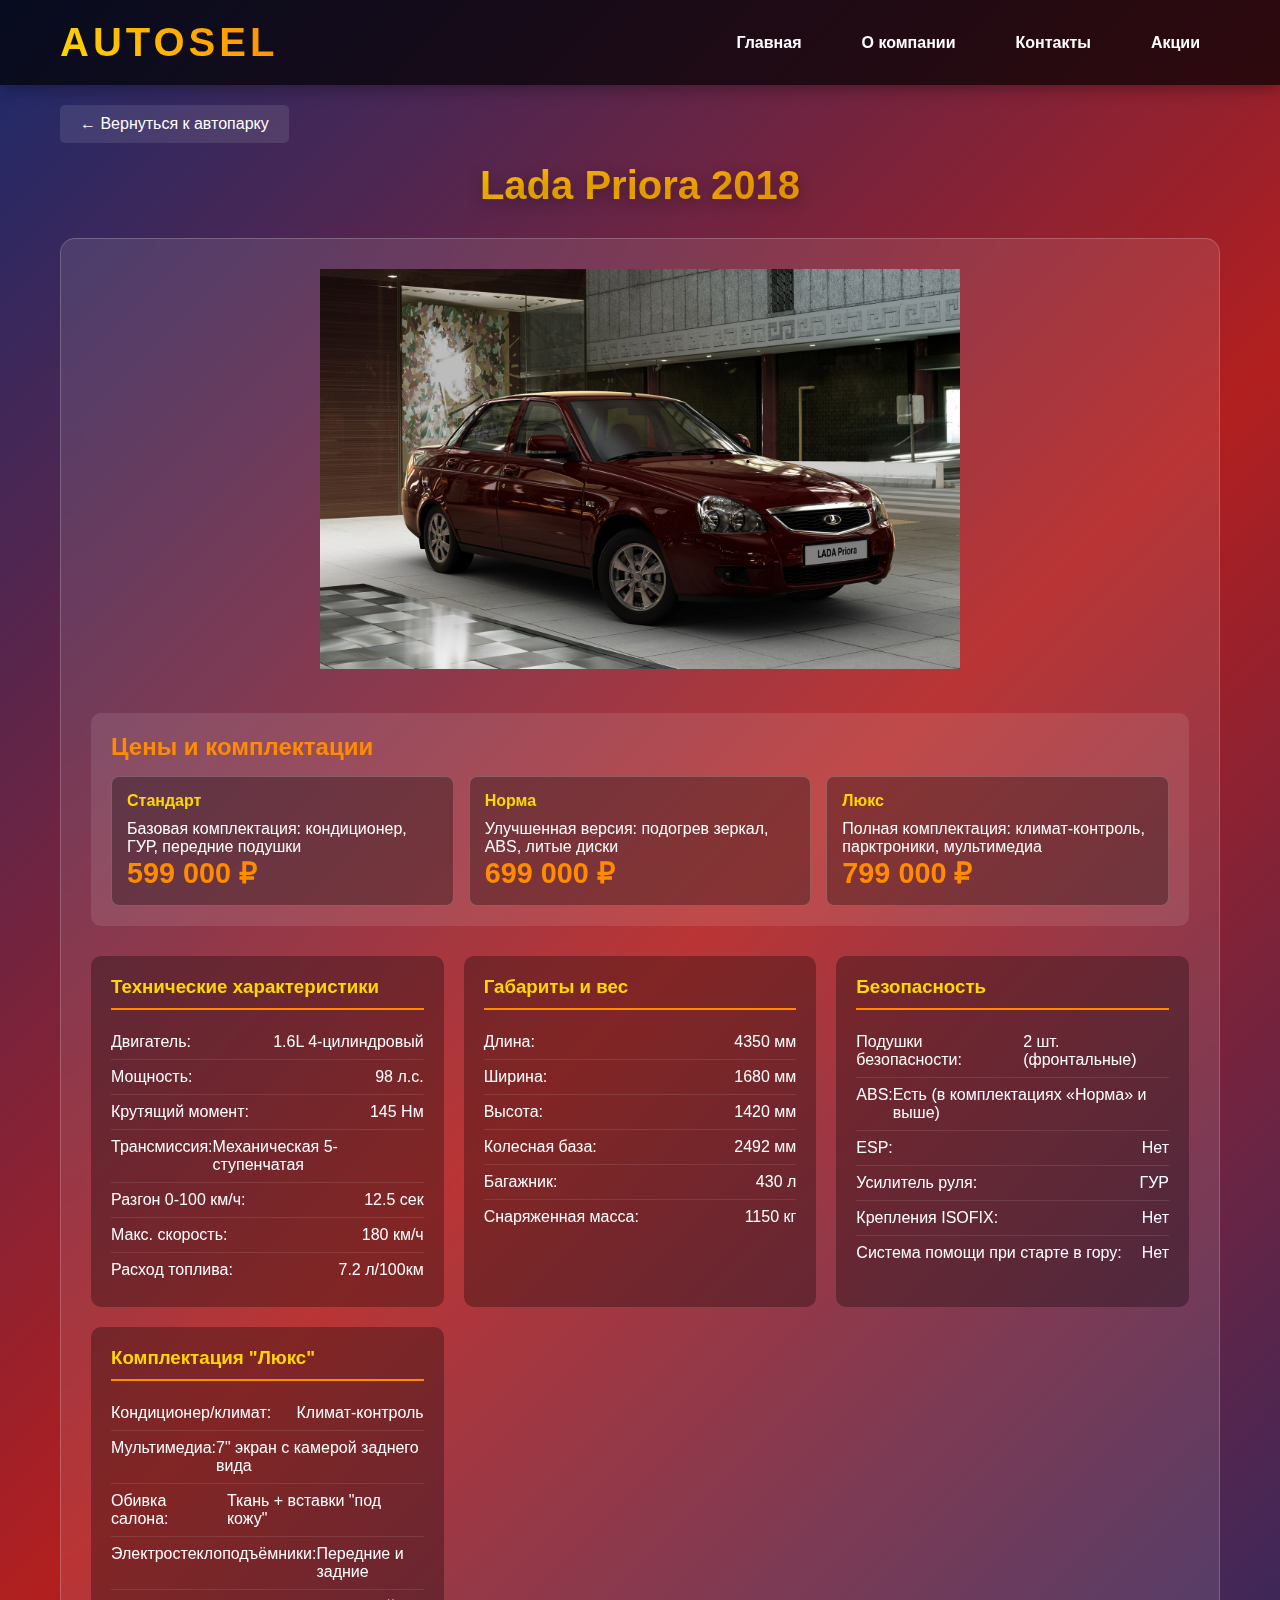
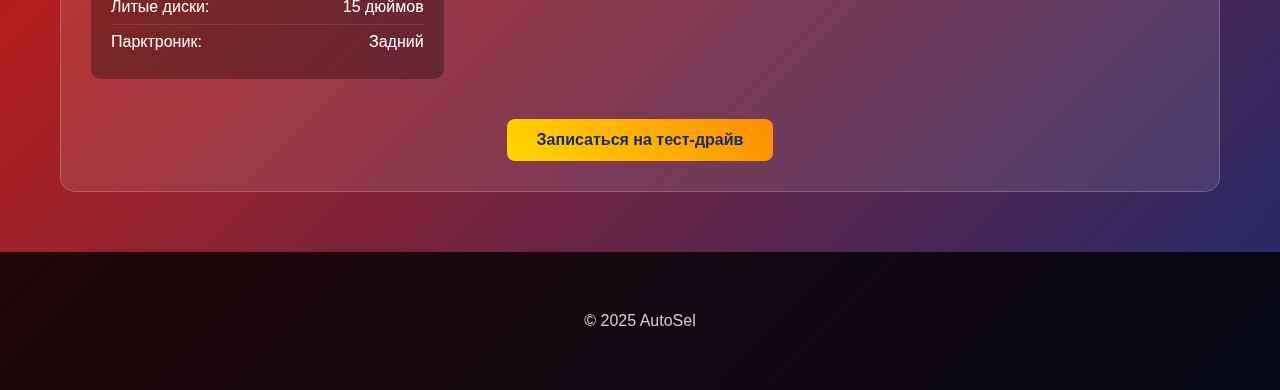
<file: cars/priora.html>
<!DOCTYPE html>
<html lang="ru">
<head>
    <meta charset="UTF-8">
    <meta name="viewport" content="width=device-width, initial-scale=1.0">
    <title>Lada Priora 2018 — купить в Тюмени | AutoSel</title>
		<meta name="description" content="Lada Priora 2018 в отличном состоянии. Цена от 599 000 ₽. Пробег 65 000 км, механика, кондиционер. Идеальный выбор для начала!">
		<meta name="keywords" content="Lada Priora 2018, купить Priora, недорогой автомобиль, б/у авто, российская машина, автосалон Тюмень">
    <link rel="stylesheet" href="../style.css">
<!-- Yandex.Metrika counter -->
<script type="text/javascript">
    (function(m,e,t,r,i,k,a){
        m[i]=m[i]||function(){(m[i].a=m[i].a||[]).push(arguments)};
        m[i].l=1*new Date();
        for (var j = 0; j < document.scripts.length; j++) {if (document.scripts[j].src === r) { return; }}
        k=e.createElement(t),a=e.getElementsByTagName(t)[0],k.async=1,k.src=r,a.parentNode.insertBefore(k,a)
    })(window, document,'script','https://mc.yandex.ru/metrika/tag.js?id=105619418', 'ym');

    ym(105619418, 'init', {ssr:true, webvisor:true, clickmap:true, ecommerce:"dataLayer", accurateTrackBounce:true, trackLinks:true});
</script>
<noscript><div><img src="https://mc.yandex.ru/watch/105619418" style="position:absolute; left:-9999px;" alt="" /></div></noscript>
<!-- /Yandex.Metrika counter -->
<!-- Google tag (gtag.js) -->
<script async src="https://www.googletagmanager.com/gtag/js?id=G-4GJ1D231KE"></script>
<script>
  window.dataLayer = window.dataLayer || [];
  function gtag(){dataLayer.push(arguments);}
  gtag('js', new Date());

  gtag('config', 'G-4GJ1D231KE');
</script>
</head>
<body>
    <header>
        <div class="header-content">
            <div class="logo">AutoSel</div>
            <nav>
                <ul>
                    <li><a href="../index.html">Главная</a></li>
                    <li><a href="../about.html">О компании</a></li>
                    <li><a href="../contacts.html">Контакты</a></li>
                    <li><a href="../promotions.html">Акции</a></li>
                </ul>
            </nav>
        </div>
    </header>

    <div class="container">
        <a href="../index.html" class="back-to-home">← Вернуться к автопарку</a>
        <h1 class="section-title">Lada Priora 2018</h1>
        <div class="car-detail">
            <img src="../images/priora.jpg" alt="Lada Priora 2012" class="car-detail-image">
            <div class="price-section">
                <h2 class="price-title">Цены и комплектации</h2>
                <div class="price-options">
                    <div class="price-option">
                        <h4>Стандарт</h4>
                        <p>Базовая комплектация: кондиционер, ГУР, передние подушки</p>
                        <div class="price-value">599 000 ₽</div>
                    </div>
                    <div class="price-option">
                        <h4>Норма</h4>
                        <p>Улучшенная версия: подогрев зеркал, ABS, литые диски</p>
                        <div class="price-value">699 000 ₽</div>
                    </div>
                    <div class="price-option">
                        <h4>Люкс</h4>
                        <p>Полная комплектация: климат-контроль, парктроники, мультимедиа</p>
                        <div class="price-value">799 000 ₽</div>
                    </div>
                </div>
            </div>
            <div class="specs-container">
                <div class="spec-category">
                    <h3>Технические характеристики</h3>
                    <div class="spec-item"><span>Двигатель:</span><span>1.6L 4-цилиндровый</span></div>
                    <div class="spec-item"><span>Мощность:</span><span>98 л.с.</span></div>
                    <div class="spec-item"><span>Крутящий момент:</span><span>145 Нм</span></div>
                    <div class="spec-item"><span>Трансмиссия:</span><span>Механическая 5-ступенчатая</span></div>
                    <div class="spec-item"><span>Разгон 0-100 км/ч:</span><span>12.5 сек</span></div>
                    <div class="spec-item"><span>Макс. скорость:</span><span>180 км/ч</span></div>
                    <div class="spec-item"><span>Расход топлива:</span><span>7.2 л/100км</span></div>
                </div>
                <div class="spec-category">
                    <h3>Габариты и вес</h3>
                    <div class="spec-item"><span>Длина:</span><span>4350 мм</span></div>
                    <div class="spec-item"><span>Ширина:</span><span>1680 мм</span></div>
                    <div class="spec-item"><span>Высота:</span><span>1420 мм</span></div>
                    <div class="spec-item"><span>Колесная база:</span><span>2492 мм</span></div>
                    <div class="spec-item"><span>Багажник:</span><span>430 л</span></div>
                    <div class="spec-item"><span>Снаряженная масса:</span><span>1150 кг</span></div>
                </div>
                <div class="spec-category">
                    <h3>Безопасность</h3>
                    <div class="spec-item"><span>Подушки безопасности:</span><span>2 шт. (фронтальные)</span></div>
                    <div class="spec-item"><span>ABS:</span><span>Есть (в комплектациях «Норма» и выше)</span></div>
                    <div class="spec-item"><span>ESP:</span><span>Нет</span></div>
                    <div class="spec-item"><span>Усилитель руля:</span><span>ГУР</span></div>
                    <div class="spec-item"><span>Крепления ISOFIX:</span><span>Нет</span></div>
                    <div class="spec-item"><span>Система помощи при старте в гору:</span><span>Нет</span></div>
                </div>
                <div class="spec-category">
                    <h3>Комплектация "Люкс"</h3>
                    <div class="spec-item"><span>Кондиционер/климат:</span><span>Климат-контроль</span></div>
                    <div class="spec-item"><span>Мультимедиа:</span><span>7" экран с камерой заднего вида</span></div>
                    <div class="spec-item"><span>Обивка салона:</span><span>Ткань + вставки "под кожу"</span></div>
                    <div class="spec-item"><span>Электростеклоподъёмники:</span><span>Передние и задние</span></div>
                    <div class="spec-item"><span>Литые диски:</span><span>15 дюймов</span></div>
                    <div class="spec-item"><span>Парктроник:</span><span>Задний</span></div>
                </div>
            </div>
            <div style="text-align: center; margin-top: 30px;">
                <a href="../index.html" class="view-details-btn" style="display: inline-block; width: auto; padding: 12px 30px;">Записаться на тест-драйв</a>
            </div>
        </div>
    </div>

    <footer class="footer">
        <div class="container">
            <p>© 2025 AutoSel</p>
        </div>
    </footer>
	<script src="../protect.js"></script>
</body>
</html>
</file>
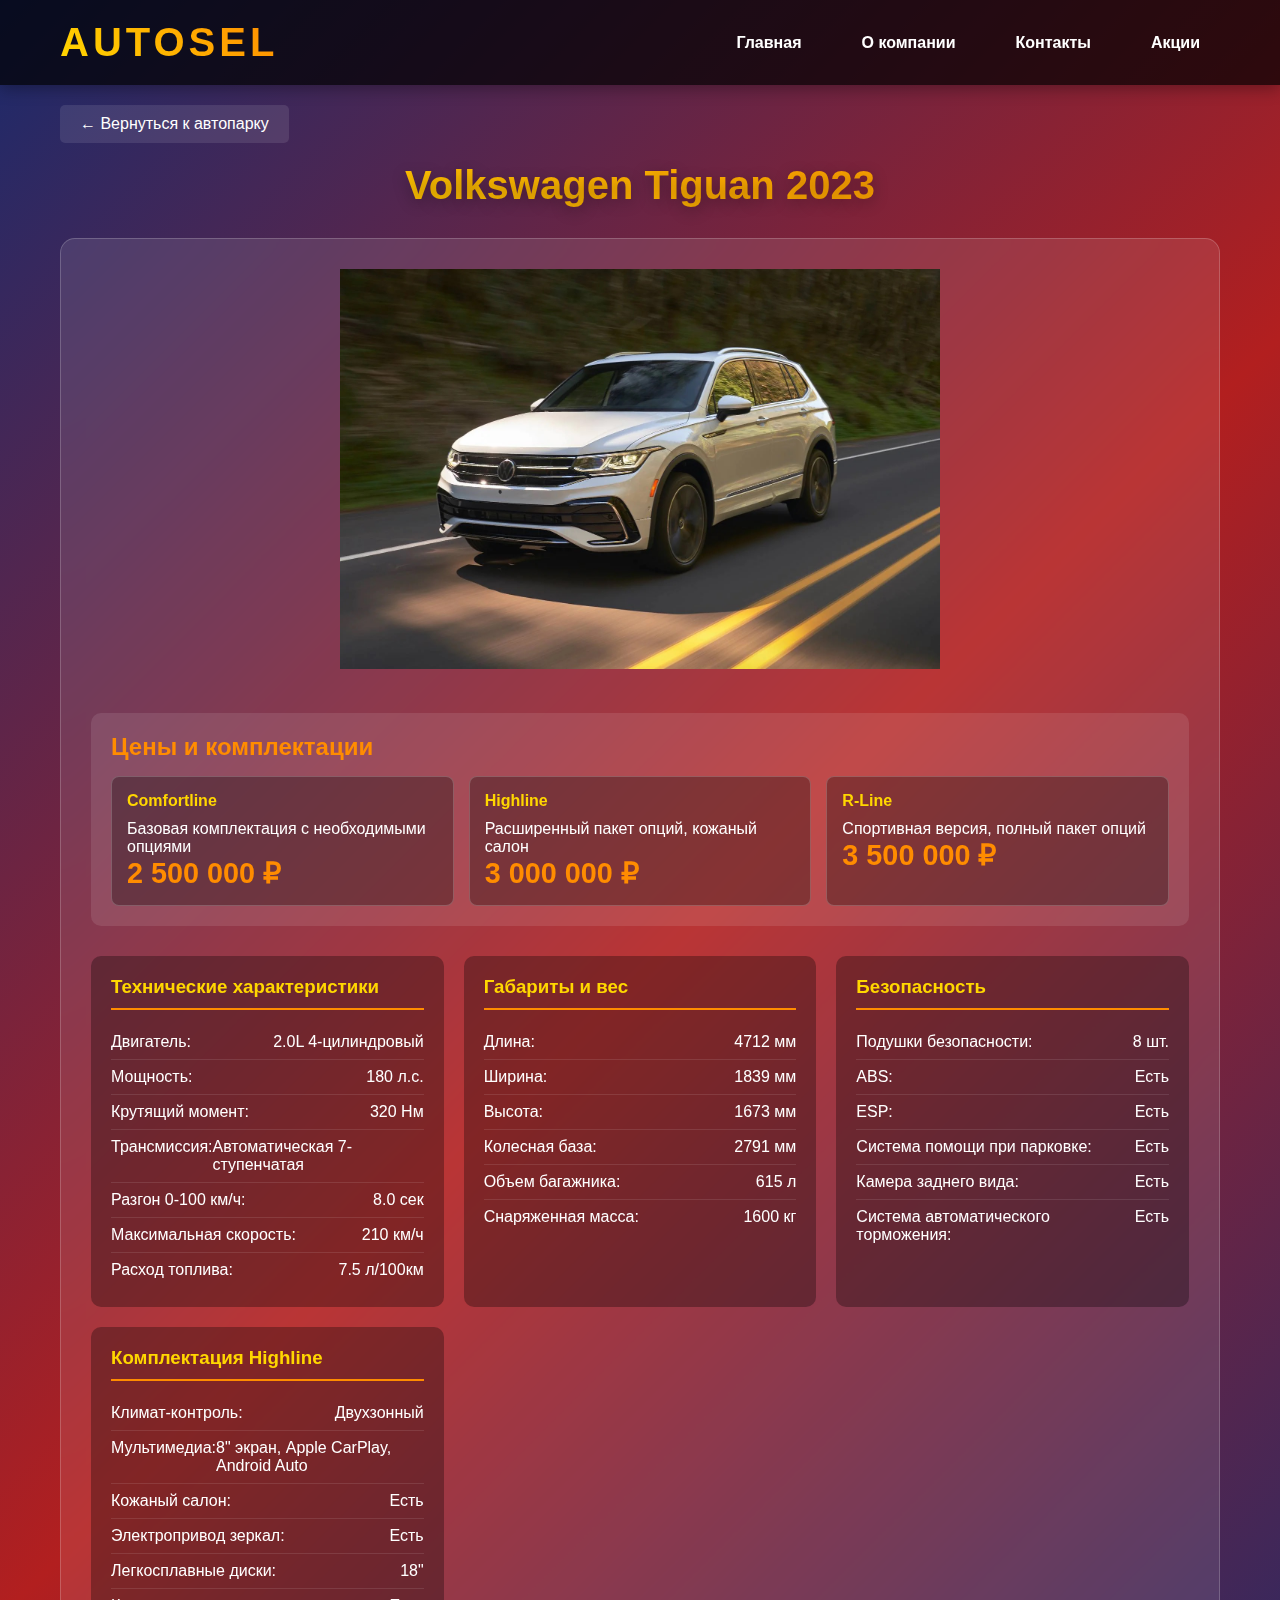
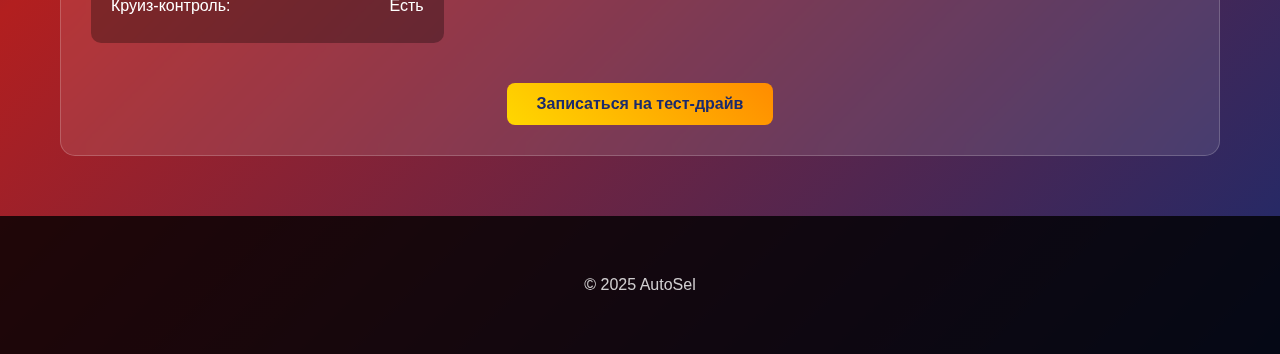
<file: cars/tiguan.html>
<!DOCTYPE html>
<html lang="ru">
<head>
    <meta charset="UTF-8">
    <meta name="viewport" content="width=device-width, initial-scale=1.0">
    <title>Volkswagen Tiguan 2023 — купить в Тюмени | AutoSel</title>
		<meta name="description" content="Volkswagen Tiguan 2023 в наличии. Цены от 2 500 000 ₽. Вместительный кроссовер, автомат, климат-контроль. Гарантия и Trade-in.">
		<meta name="keywords" content="Volkswagen Tiguan 2023, купить Tiguan, цена Tiguan, кроссовер, семейный автомобиль, тест-драйв, автосалон Тюмень">
    <link rel="stylesheet" href="../style.css">
<!-- Yandex.Metrika counter -->
<script type="text/javascript">
    (function(m,e,t,r,i,k,a){
        m[i]=m[i]||function(){(m[i].a=m[i].a||[]).push(arguments)};
        m[i].l=1*new Date();
        for (var j = 0; j < document.scripts.length; j++) {if (document.scripts[j].src === r) { return; }}
        k=e.createElement(t),a=e.getElementsByTagName(t)[0],k.async=1,k.src=r,a.parentNode.insertBefore(k,a)
    })(window, document,'script','https://mc.yandex.ru/metrika/tag.js?id=105619418', 'ym');

    ym(105619418, 'init', {ssr:true, webvisor:true, clickmap:true, ecommerce:"dataLayer", accurateTrackBounce:true, trackLinks:true});
</script>
<noscript><div><img src="https://mc.yandex.ru/watch/105619418" style="position:absolute; left:-9999px;" alt="" /></div></noscript>
<!-- /Yandex.Metrika counter -->
<!-- Google tag (gtag.js) -->
<script async src="https://www.googletagmanager.com/gtag/js?id=G-4GJ1D231KE"></script>
<script>
  window.dataLayer = window.dataLayer || [];
  function gtag(){dataLayer.push(arguments);}
  gtag('js', new Date());

  gtag('config', 'G-4GJ1D231KE');
</script>
</head>
<body>
    <header>
        <div class="header-content">
            <div class="logo">AutoSel</div>
            <nav>
                <ul>
                    <li><a href="../index.html">Главная</a></li>
                    <li><a href="../about.html">О компании</a></li>
                    <li><a href="../contacts.html">Контакты</a></li>
                    <li><a href="../promotions.html">Акции</a></li>
                </ul>
            </nav>
        </div>
    </header>

    <div class="container">
        <a href="../index.html" class="back-to-home">← Вернуться к автопарку</a>
        <h1 class="section-title">Volkswagen Tiguan 2023</h1>
        <div class="car-detail">
            <img src="../images/tiguan.jpg" alt="Volkswagen Tiguan 2023" class="car-detail-image">
            <div class="price-section">
                <h2 class="price-title">Цены и комплектации</h2>
                <div class="price-options">
                    <div class="price-option">
                        <h4>Comfortline</h4>
                        <p>Базовая комплектация с необходимыми опциями</p>
                        <div class="price-value">2 500 000 ₽</div>
                    </div>
                    <div class="price-option">
                        <h4>Highline</h4>
                        <p>Расширенный пакет опций, кожаный салон</p>
                        <div class="price-value">3 000 000 ₽</div>
                    </div>
                    <div class="price-option">
                        <h4>R-Line</h4>
                        <p>Спортивная версия, полный пакет опций</p>
                        <div class="price-value">3 500 000 ₽</div>
                    </div>
                </div>
            </div>
            <div class="specs-container">
                <div class="spec-category">
                    <h3>Технические характеристики</h3>
                    <div class="spec-item"><span>Двигатель:</span><span>2.0L 4-цилиндровый</span></div>
                    <div class="spec-item"><span>Мощность:</span><span>180 л.с.</span></div>
                    <div class="spec-item"><span>Крутящий момент:</span><span>320 Нм</span></div>
                    <div class="spec-item"><span>Трансмиссия:</span><span>Автоматическая 7-ступенчатая</span></div>
                    <div class="spec-item"><span>Разгон 0-100 км/ч:</span><span>8.0 сек</span></div>
                    <div class="spec-item"><span>Максимальная скорость:</span><span>210 км/ч</span></div>
                    <div class="spec-item"><span>Расход топлива:</span><span>7.5 л/100км</span></div>
                </div>
                <div class="spec-category">
                    <h3>Габариты и вес</h3>
                    <div class="spec-item"><span>Длина:</span><span>4712 мм</span></div>
                    <div class="spec-item"><span>Ширина:</span><span>1839 мм</span></div>
                    <div class="spec-item"><span>Высота:</span><span>1673 мм</span></div>
                    <div class="spec-item"><span>Колесная база:</span><span>2791 мм</span></div>
                    <div class="spec-item"><span>Объем багажника:</span><span>615 л</span></div>
                    <div class="spec-item"><span>Снаряженная масса:</span><span>1600 кг</span></div>
                </div>
                <div class="spec-category">
                    <h3>Безопасность</h3>
                    <div class="spec-item"><span>Подушки безопасности:</span><span>8 шт.</span></div>
                    <div class="spec-item"><span>ABS:</span><span>Есть</span></div>
                    <div class="spec-item"><span>ESP:</span><span>Есть</span></div>
                    <div class="spec-item"><span>Система помощи при парковке:</span><span>Есть</span></div>
                    <div class="spec-item"><span>Камера заднего вида:</span><span>Есть</span></div>
                    <div class="spec-item"><span>Система автоматического торможения:</span><span>Есть</span></div>
                </div>
                <div class="spec-category">
                    <h3>Комплектация Highline</h3>
                    <div class="spec-item"><span>Климат-контроль:</span><span>Двухзонный</span></div>
                    <div class="spec-item"><span>Мультимедиа:</span><span>8" экран, Apple CarPlay, Android Auto</span></div>
                    <div class="spec-item"><span>Кожаный салон:</span><span>Есть</span></div>
                    <div class="spec-item"><span>Электропривод зеркал:</span><span>Есть</span></div>
                    <div class="spec-item"><span>Легкосплавные диски:</span><span>18"</span></div>
                    <div class="spec-item"><span>Круиз-контроль:</span><span>Есть</span></div>
                </div>
            </div>
            <div style="text-align: center; margin-top: 30px;">
                <a href="../index.html" class="view-details-btn" style="display: inline-block; width: auto; padding: 12px 30px;">Записаться на тест-драйв</a>
            </div>
        </div>
    </div>

    <footer class="footer">
        <div class="container">
            <p>© 2025 AutoSel</p>
        </div>
			</footer>
	<script src="../protect.js"></script>
</body>
</html>
</file>
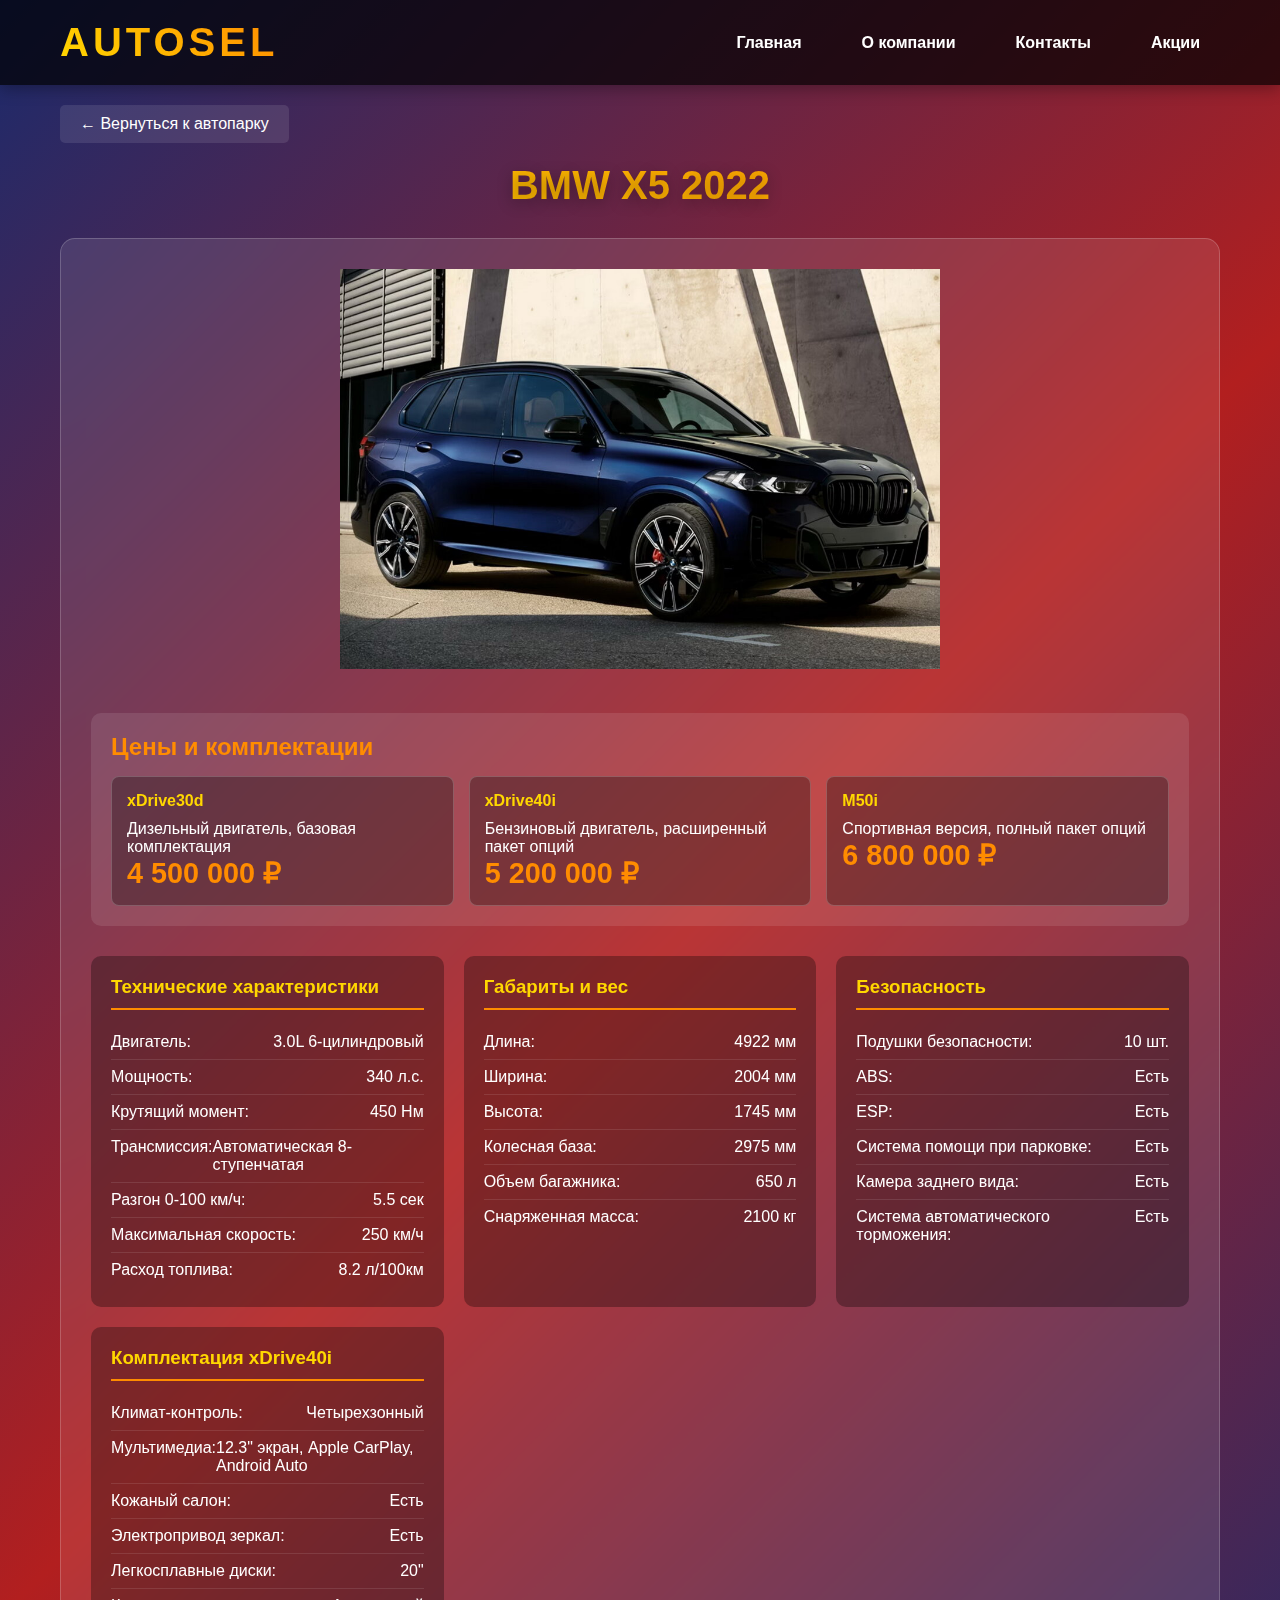
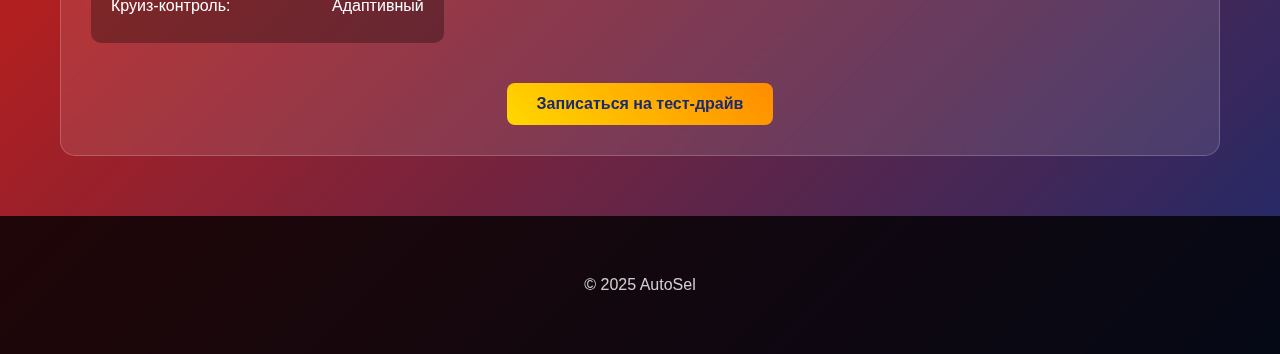
<file: cars/x5.html>
<!DOCTYPE html>
<html lang="ru">
<head>
    <meta charset="UTF-8">
    <meta name="viewport" content="width=device-width, initial-scale=1.0">
    <title>BMW X5 2022 — купить в Тюмени | AutoSel</title>
		<meta name="description" content="BMW X5 2022 в наличии. Цены от 4 500 000 ₽. Полный привод, кожаный салон, современная мультимедиа. Запишитесь на тест-драйв!">
		<meta name="keywords" content="BMW X5 2022, купить X5, цена BMW X5, кроссовер, премиум авто, тест-драйв, автосалон Тюмень">
    <link rel="stylesheet" href="../style.css">
<!-- Yandex.Metrika counter -->
<script type="text/javascript">
    (function(m,e,t,r,i,k,a){
        m[i]=m[i]||function(){(m[i].a=m[i].a||[]).push(arguments)};
        m[i].l=1*new Date();
        for (var j = 0; j < document.scripts.length; j++) {if (document.scripts[j].src === r) { return; }}
        k=e.createElement(t),a=e.getElementsByTagName(t)[0],k.async=1,k.src=r,a.parentNode.insertBefore(k,a)
    })(window, document,'script','https://mc.yandex.ru/metrika/tag.js?id=105619418', 'ym');

    ym(105619418, 'init', {ssr:true, webvisor:true, clickmap:true, ecommerce:"dataLayer", accurateTrackBounce:true, trackLinks:true});
</script>
<noscript><div><img src="https://mc.yandex.ru/watch/105619418" style="position:absolute; left:-9999px;" alt="" /></div></noscript>
<!-- /Yandex.Metrika counter -->
<!-- Google tag (gtag.js) -->
<script async src="https://www.googletagmanager.com/gtag/js?id=G-4GJ1D231KE"></script>
<script>
  window.dataLayer = window.dataLayer || [];
  function gtag(){dataLayer.push(arguments);}
  gtag('js', new Date());

  gtag('config', 'G-4GJ1D231KE');
</script>
</head>
<body>
    <header>
        <div class="header-content">
            <div class="logo">AutoSel</div>
            <nav>
                <ul>
                    <li><a href="../index.html">Главная</a></li>
                    <li><a href="../about.html">О компании</a></li>
                    <li><a href="../contacts.html">Контакты</a></li>
                    <li><a href="../promotions.html">Акции</a></li>
                </ul>
            </nav>
        </div>
    </header>

    <div class="container">
        <a href="../index.html" class="back-to-home">← Вернуться к автопарку</a>
        <h1 class="section-title">BMW X5 2022</h1>
        <div class="car-detail">
            <img src="../images/x5.jpg" alt="BMW X5 2022" class="car-detail-image">
            <div class="price-section">
                <h2 class="price-title">Цены и комплектации</h2>
                <div class="price-options">
                    <div class="price-option">
                        <h4>xDrive30d</h4>
                        <p>Дизельный двигатель, базовая комплектация</p>
                        <div class="price-value">4 500 000 ₽</div>
                    </div>
                    <div class="price-option">
                        <h4>xDrive40i</h4>
                        <p>Бензиновый двигатель, расширенный пакет опций</p>
                        <div class="price-value">5 200 000 ₽</div>
                    </div>
                    <div class="price-option">
                        <h4>M50i</h4>
                        <p>Спортивная версия, полный пакет опций</p>
                        <div class="price-value">6 800 000 ₽</div>
                    </div>
                </div>
            </div>
            <div class="specs-container">
                <div class="spec-category">
                    <h3>Технические характеристики</h3>
                    <div class="spec-item"><span>Двигатель:</span><span>3.0L 6-цилиндровый</span></div>
                    <div class="spec-item"><span>Мощность:</span><span>340 л.с.</span></div>
                    <div class="spec-item"><span>Крутящий момент:</span><span>450 Нм</span></div>
                    <div class="spec-item"><span>Трансмиссия:</span><span>Автоматическая 8-ступенчатая</span></div>
                    <div class="spec-item"><span>Разгон 0-100 км/ч:</span><span>5.5 сек</span></div>
                    <div class="spec-item"><span>Максимальная скорость:</span><span>250 км/ч</span></div>
                    <div class="spec-item"><span>Расход топлива:</span><span>8.2 л/100км</span></div>
                </div>
                <div class="spec-category">
                    <h3>Габариты и вес</h3>
                    <div class="spec-item"><span>Длина:</span><span>4922 мм</span></div>
                    <div class="spec-item"><span>Ширина:</span><span>2004 мм</span></div>
                    <div class="spec-item"><span>Высота:</span><span>1745 мм</span></div>
                    <div class="spec-item"><span>Колесная база:</span><span>2975 мм</span></div>
                    <div class="spec-item"><span>Объем багажника:</span><span>650 л</span></div>
                    <div class="spec-item"><span>Снаряженная масса:</span><span>2100 кг</span></div>
                </div>
                <div class="spec-category">
                    <h3>Безопасность</h3>
                    <div class="spec-item"><span>Подушки безопасности:</span><span>10 шт.</span></div>
                    <div class="spec-item"><span>ABS:</span><span>Есть</span></div>
                    <div class="spec-item"><span>ESP:</span><span>Есть</span></div>
                    <div class="spec-item"><span>Система помощи при парковке:</span><span>Есть</span></div>
                    <div class="spec-item"><span>Камера заднего вида:</span><span>Есть</span></div>
                    <div class="spec-item"><span>Система автоматического торможения:</span><span>Есть</span></div>
                </div>
                <div class="spec-category">
                    <h3>Комплектация xDrive40i</h3>
                    <div class="spec-item"><span>Климат-контроль:</span><span>Четырехзонный</span></div>
                    <div class="spec-item"><span>Мультимедиа:</span><span>12.3" экран, Apple CarPlay, Android Auto</span></div>
                    <div class="spec-item"><span>Кожаный салон:</span><span>Есть</span></div>
                    <div class="spec-item"><span>Электропривод зеркал:</span><span>Есть</span></div>
                    <div class="spec-item"><span>Легкосплавные диски:</span><span>20"</span></div>
                    <div class="spec-item"><span>Круиз-контроль:</span><span>Адаптивный</span></div>
                </div>
            </div>
            <div style="text-align: center; margin-top: 30px;">
                <a href="../index.html" class="view-details-btn" style="display: inline-block; width: auto; padding: 12px 30px;">Записаться на тест-драйв</a>
            </div>
        </div>
    </div>

    <footer class="footer">
        <div class="container">
            <p>© 2025 AutoSel</p>
        </div>
    </footer>
	<script src="../protect.js"></script>
</body>
</html>
</file>
<file: style.css>
* {
margin: 0;
padding: 0;
box-sizing: border-box;
font-family: 'Segoe UI', Tahoma, Geneva, Verdana, sans-serif;
}

body {
background: linear-gradient(135deg, #1a2a6c, #b21f1f, #1a2a6c);
color: white;
min-height: 100vh;
-webkit-user-select: none;
-moz-user-select: none;
-ms-user-select: none;
user-select: none;
}

.container {
max-width: 1200px;
margin: 0 auto;
padding: 20px;
}

header {
background: rgba(0, 0, 0, 0.7);
padding: 20px 0;
position: sticky;
top: 0;
z-index: 100;
box-shadow: 0 4px 15px rgba(0,0,0,0.3);
}

.header-content {
display: flex;
justify-content: space-between;
align-items: center;
max-width: 1200px;
margin: 0 auto;
padding: 0 20px;
}

.logo {
font-size: 2.5rem;
font-weight: 800;
text-transform: uppercase;
letter-spacing: 4px;
background: linear-gradient(45deg, #ffd700, #ff8c00);
-webkit-background-clip: text;
-webkit-text-fill-color: transparent;
}

nav ul {
display: flex;
list-style: none;
}

nav li {
margin-left: 20px;
}

nav a {
color: white;
text-decoration: none;
padding: 10px 20px;
border-radius: 5px;
transition: all 0.3s ease;
font-weight: 600;
}

nav a:hover, nav a.active {
background: linear-gradient(45deg, #ffd700, #ff8c00);
color: #1a2a6c;
transform: translateY(-2px);
}

.main-content {
padding: 40px 0;
}

.section-title {
font-size: 2.5rem;
text-align: center;
margin-bottom: 30px;
text-shadow: 0 4px 15px rgba(0,0,0,0.3);
background: linear-gradient(45deg, #ffd700, #ff8c00);
-webkit-background-clip: text;
-webkit-text-fill-color: transparent;
}

.cars-grid {
display: grid;
grid-template-columns: repeat(auto-fit, minmax(300px, 1fr));
gap: 30px;
margin-top: 20px;
}

.car-card {
background: rgba(255, 255, 255, 0.1);
border-radius: 15px;
overflow: hidden;
transition: transform 0.3s ease, box-shadow 0.3s ease;
backdrop-filter: blur(10px);
border: 1px solid rgba(255, 255, 255, 0.2);
}

.car-card:hover {
transform: translateY(-10px);
box-shadow: 0 15px 30px rgba(0,0,0,0.4);
}

.car-image {
width: 100%;
height: 200px;
object-fit: cover;
background: #ddd;
}

.car-info {
padding: 20px;
}

.car-name {
font-size: 1.5rem;
font-weight: 700;
margin-bottom: 10px;
color: #ffd700;
}

.car-specs {
margin-bottom: 15px;
line-height: 1.6;
}

.car-specs p {
margin: 5px 0;
opacity: 0.9;
}

.car-price {
font-size: 1.8rem;
font-weight: 800;
color: #ff8c00;
margin: 15px 0;
}

.view-details-btn {
display: block;
width: 100%;
padding: 12px;
background: linear-gradient(45deg, #ffd700, #ff8c00);
color: #1a2a6c;
text-decoration: none;
text-align: center;
border-radius: 8px;
font-weight: 700;
transition: all 0.3s ease;
margin-top: 10px;
}

.view-details-btn:hover {
transform: scale(1.05);
box-shadow: 0 5px 15px rgba(255, 140, 0, 0.4);
}

.page-content {
display: none;
}

.page-content.active {
display: block;
}

.back-to-home {
display: inline-block;
padding: 10px 20px;
background: rgba(255, 255, 255, 0.1);
color: white;
text-decoration: none;
border-radius: 5px;
margin-bottom: 20px;
transition: all 0.3s ease;
}

.back-to-home:hover {
background: rgba(255, 255, 255, 0.2);
transform: translateX(-5px);
}

.car-detail {
background: rgba(255, 255, 255, 0.1);
border-radius: 15px;
padding: 30px;
backdrop-filter: blur(10px);
border: 1px solid rgba(255, 255, 255, 0.2);
}

.car-detail-image {
width: 100%;
max-height: 400px;
object-fit: contain;
margin-bottom: 20px;
border-radius: 10px;
}

.specs-container {
display: grid;
grid-template-columns: repeat(auto-fit, minmax(300px, 1fr));
gap: 20px;
margin: 30px 0;
}

.spec-category {
background: rgba(0, 0, 0, 0.3);
padding: 20px;
border-radius: 10px;
}

.spec-category h3 {
color: #ffd700;
margin-bottom: 15px;
border-bottom: 2px solid #ff8c00;
padding-bottom: 10px;
}

.spec-item {
display: flex;
justify-content: space-between;
padding: 8px 0;
border-bottom: 1px solid rgba(255, 255, 255, 0.1);
}

.spec-item:last-child {
border-bottom: none;
}

.price-section {
background: rgba(255, 255, 255, 0.1);
padding: 20px;
border-radius: 10px;
margin: 20px 0;
}

.price-title {
font-size: 1.5rem;
color: #ff8c00;
margin-bottom: 15px;
}

.price-options {
display: grid;
grid-template-columns: repeat(auto-fit, minmax(250px, 1fr));
gap: 15px;
}

.price-option {
background: rgba(0, 0, 0, 0.3);
padding: 15px;
border-radius: 8px;
border: 1px solid rgba(255, 255, 255, 0.2);
}

.price-option h4 {
color: #ffd700;
margin-bottom: 10px;
}

.price-value {
font-size: 1.8rem;
font-weight: 800;
color: #ff8c00;
}

.about-content, .contacts-content, .promotions-content {
text-align: center;
max-width: 800px;
margin: 0 auto;
line-height: 1.8;
}

.about-content img, .contacts-content img, .promotions-content img {
max-width: 100%;
border-radius: 10px;
margin: 20px 0;
}

.contact-info {
display: grid;
grid-template-columns: repeat(auto-fit, minmax(250px, 1fr));
gap: 20px;
margin: 30px 0;
}

.contact-card {
background: rgba(255, 255, 255, 0.1);
padding: 20px;
border-radius: 10px;
text-align: center;
}

.contact-card i {
font-size: 2rem;
color: #ffd700;
margin-bottom: 10px;
}

.promotion-card {
background: rgba(255, 255, 255, 0.1);
padding: 20px;
border-radius: 10px;
margin: 20px 0;
border-left: 5px solid #ff8c00;
}

.promotion-title {
color: #ffd700;
margin-bottom: 10px;
font-size: 1.3rem;
}

.footer {
background: rgba(0, 0, 0, 0.8);
padding: 30px 0;
margin-top: 40px;
text-align: center;
}

.footer p {
opacity: 0.8;
margin: 10px 0;
}

@media (max-width: 768px) {
.header-content {
flex-direction: column;
gap: 20px;
}

nav ul {
flex-wrap: wrap;
justify-content: center;
}

nav li {
margin: 5px 10px;
}

.section-title {
font-size: 2rem;
}

.car-name {
font-size: 1.3rem;
}

.car-price {
font-size: 1.5rem;
}
}

body.error-404 {
display: flex;
flex-direction: column;
justify-content: center;
align-items: center;
text-align: center;
padding: 20px;
}

body.error-404 .logo {
font-size: 2.5rem;
font-weight: 800;
text-transform: uppercase;
letter-spacing: 4px;
background: linear-gradient(45deg, #ffd700, #ff8c00);
-webkit-background-clip: text;
-webkit-text-fill-color: transparent;
margin-bottom: 20px;
}

body.error-404 .error-code {
font-size: 6rem;
font-weight: 900;
color: #ff8c00;
margin: 20px 0;
text-shadow: 0 4px 15px rgba(0,0,0,0.3);
}

body.error-404 .error-message {
font-size: 1.5rem;
max-width: 600px;
line-height: 1.6;
margin-bottom: 30px;
opacity: 0.9;
}

body.error-404 .home-link {
display: inline-block;
padding: 14px 32px;
background: linear-gradient(45deg, #ffd700, #ff8c00);
color: #1a2a6c;
text-decoration: none;
border-radius: 8px;
font-weight: 700;
font-size: 1.2rem;
transition: all 0.3s ease;
}

body.error-404 .home-link:hover {
transform: scale(1.05);
box-shadow: 0 8px 20px rgba(255, 140, 0, 0.5);
}
</file>
